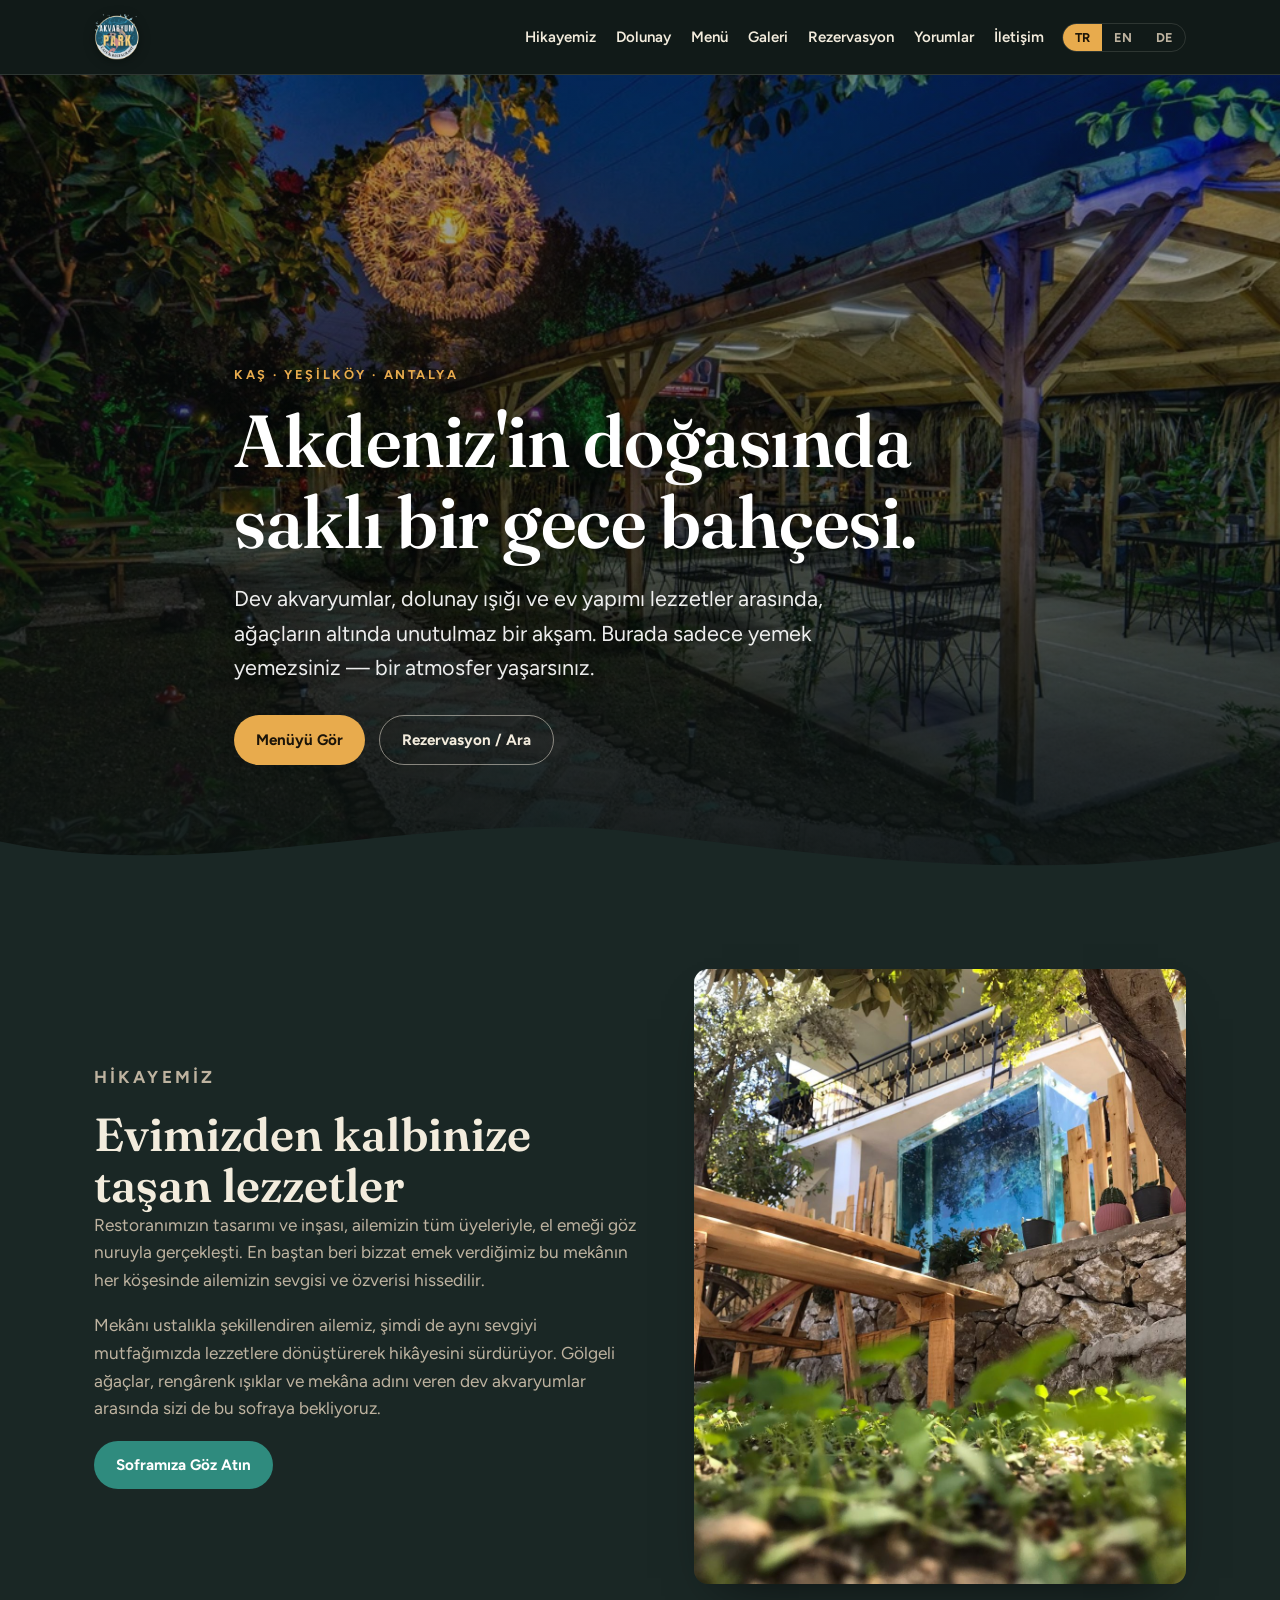
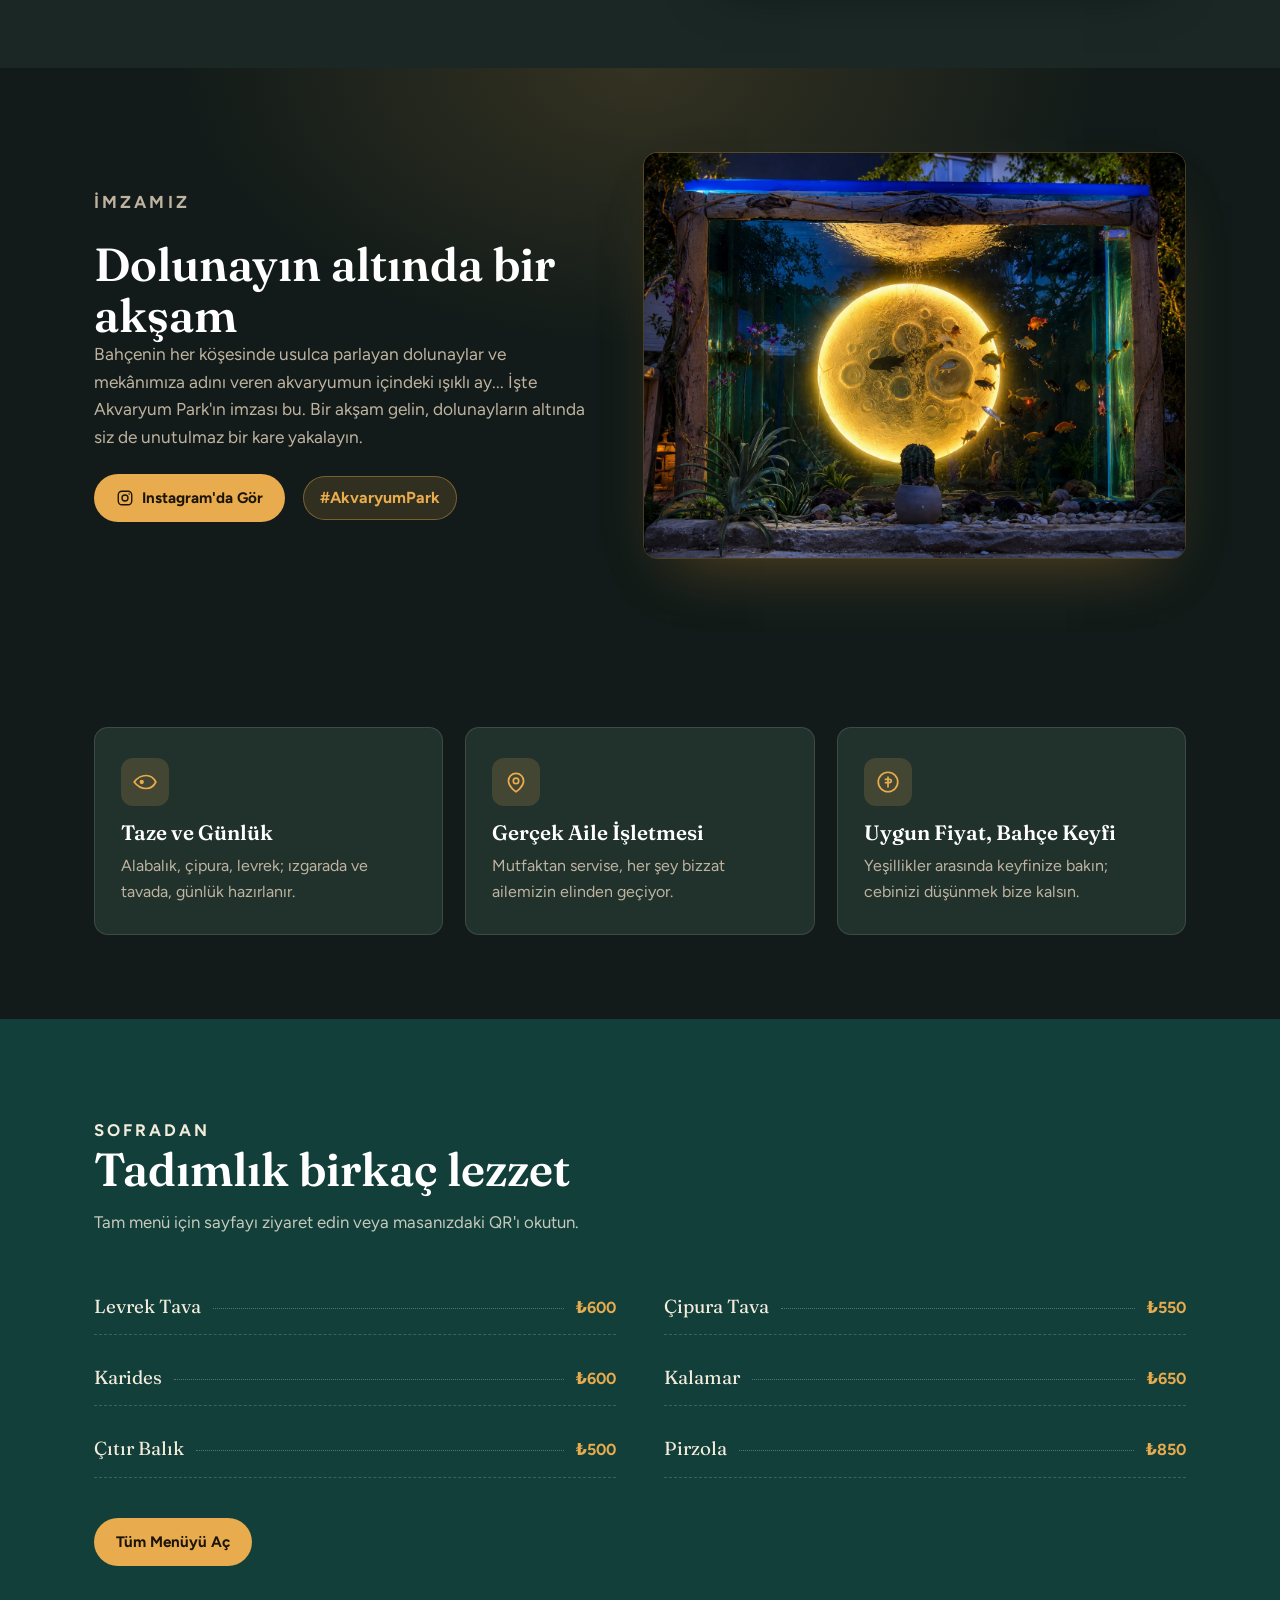
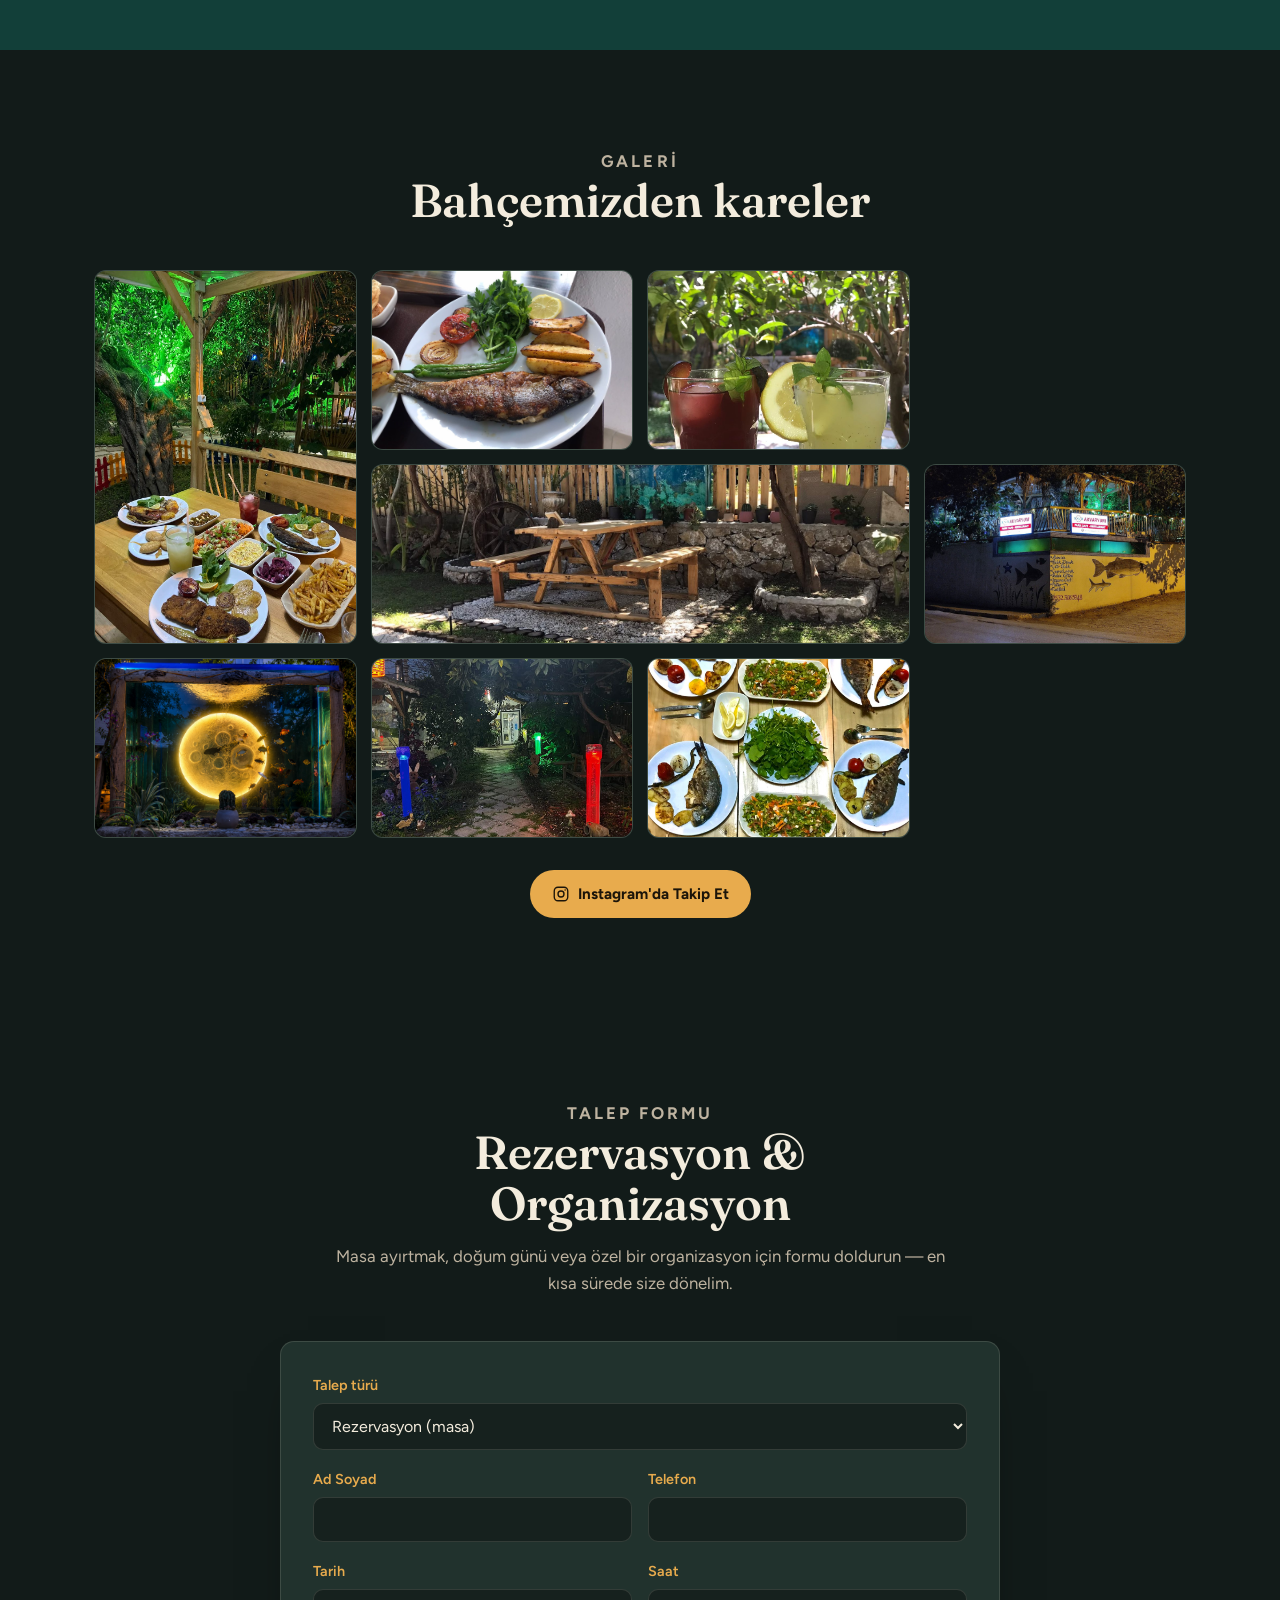
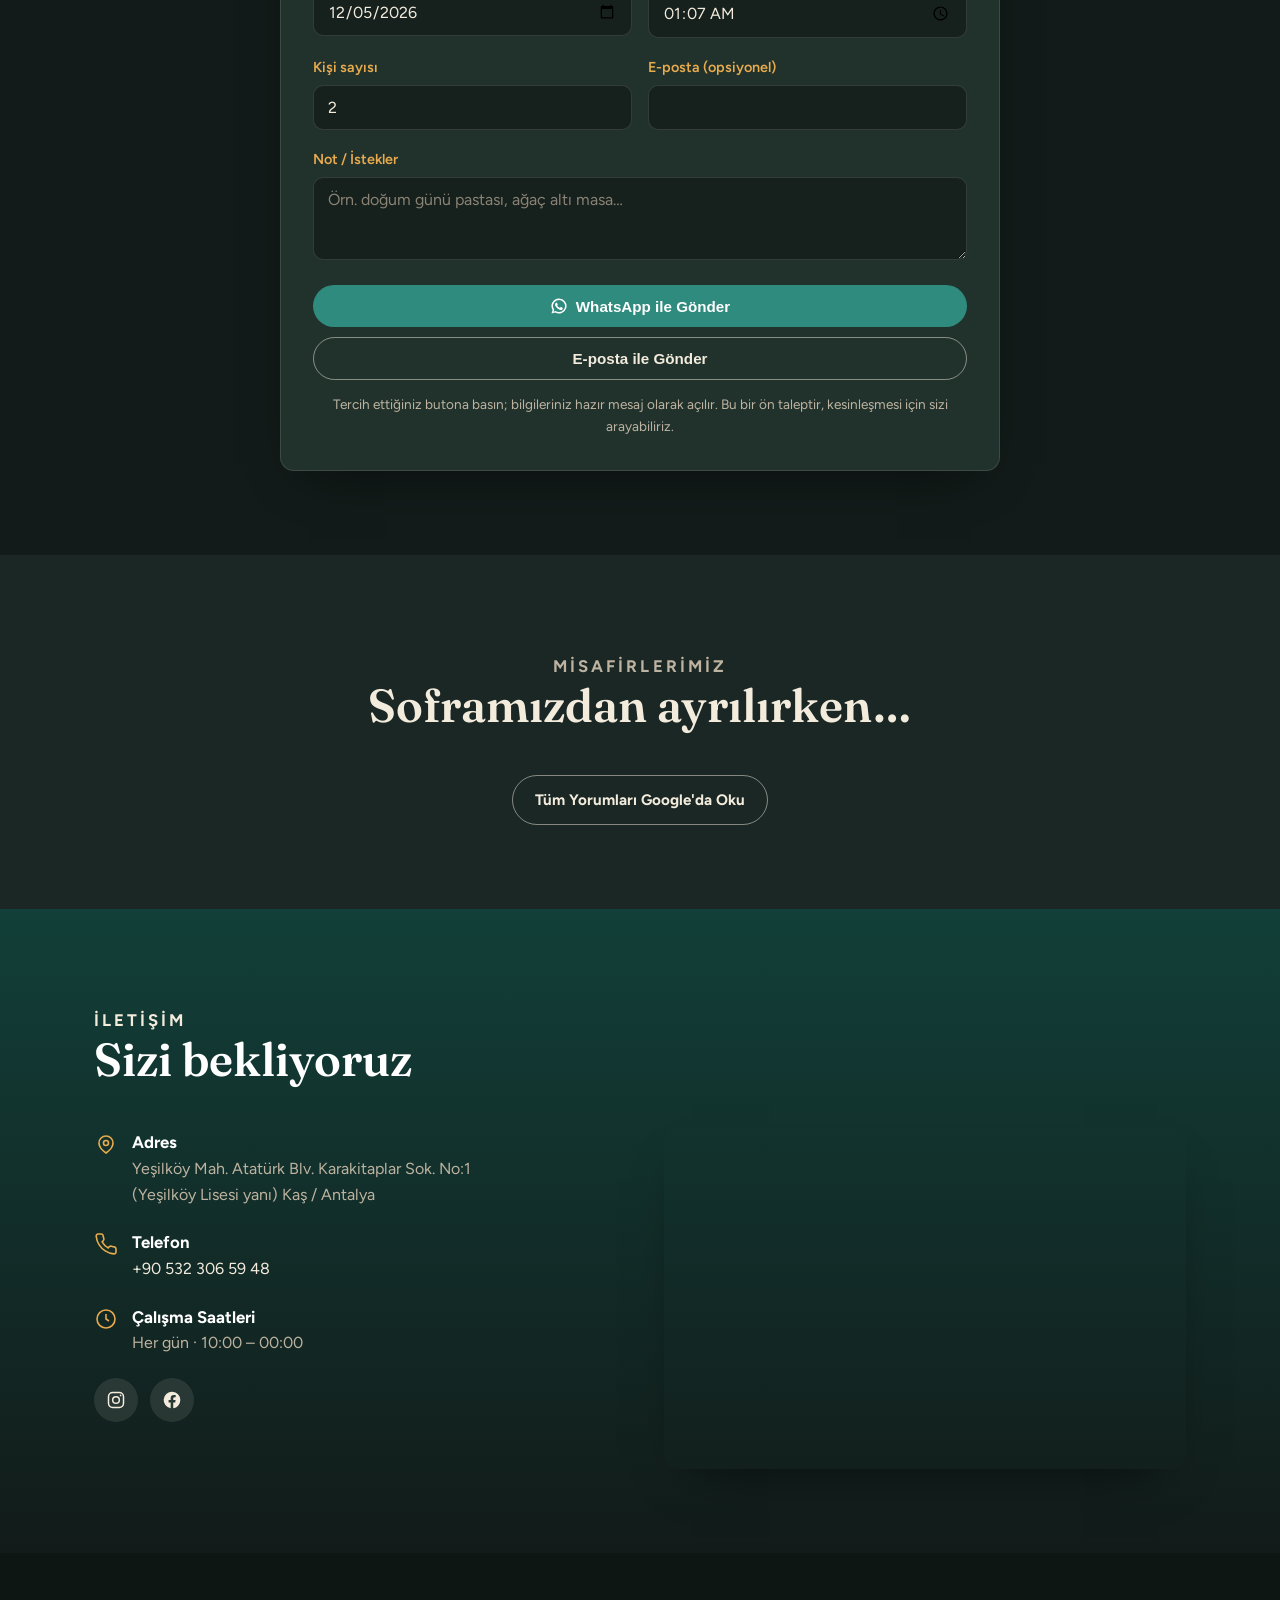
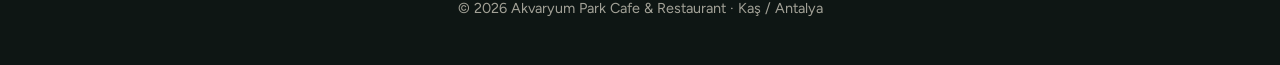
<file: index.html>
<!DOCTYPE html>
<html lang="tr">
<head>
<meta charset="UTF-8" />
<meta name="viewport" content="width=device-width, initial-scale=1" />
<meta name="google-site-verification" content="HPLMKxz3e5pYsd3GPX8hxO_3Ybup_3DSuzvkGSPB5o4" />
<title>Akvaryum Park Cafe & Restaurant — Kaş Yeşilköy</title>
<meta name="description" content="Akdeniz'in doğasında saklı bir gece bahçesi. Dev akvaryumlar, dolunay ışığı ve ev yapımı lezzetler. Kaş Yeşilköy / Antalya." />

<!-- ===== SOSYAL PAYLAŞIM (Open Graph) ===== -->
<meta property="og:title" content="Akvaryum Park Cafe & Restaurant" />
<meta property="og:description" content="Akdeniz'in doğasında saklı bir gece bahçesi — akvaryumlar, dolunay ışığı ve ev yapımı lezzetler." />
<meta property="og:type" content="restaurant" />
<meta property="og:image" content="img/moon-aquarium.jpg" />

<link rel="preconnect" href="https://fonts.googleapis.com">
<link rel="preconnect" href="https://fonts.gstatic.com" crossorigin>
<link href="https://fonts.googleapis.com/css2?family=Fraunces:opsz,wght@9..144,400;9..144,500;9..144,600&family=Figtree:wght@400;500;600;700&display=swap" rel="stylesheet">
<link rel="stylesheet" href="style.css" />
</head>
<body>

<!-- ================= ÜST BAR ================= -->
<header class="topbar">
  <div class="wrap">
    <a class="brand" href="index.html" aria-label="Akvaryum Park Cafe & Restaurant">
      <img class="brand-logo" src="img/logo.png" alt="Akvaryum Park Cafe & Restaurant" />
    </a>

    <nav class="nav" id="nav">
      <a href="#hikaye"  data-tr="Hikayemiz" data-en="Our Story" data-de="Unsere Geschichte">Hikayemiz</a>
      <a href="#dolunay" data-tr="Dolunay" data-en="The Moon" data-de="Der Mond">Dolunay</a>
      <a href="menu.html" data-tr="Menü" data-en="Menu" data-de="Speisekarte">Menü</a>
      <a href="#galeri"  data-tr="Galeri" data-en="Gallery" data-de="Galerie">Galeri</a>
      <a href="#rezervasyon" data-tr="Rezervasyon" data-en="Reservation" data-de="Reservierung">Rezervasyon</a>
      <a href="#yorumlar" data-tr="Yorumlar" data-en="Reviews" data-de="Bewertungen">Yorumlar</a>
      <a href="#iletisim" data-tr="İletişim" data-en="Contact" data-de="Kontakt">İletişim</a>
    </nav>

    <div class="lang" role="group" aria-label="Dil / Language">
      <button data-lang="tr" type="button">TR</button>
      <button data-lang="en" type="button">EN</button>
      <button data-lang="de" type="button">DE</button>
    </div>

    <button class="menu-toggle" aria-label="Menü" type="button">
      <svg width="26" height="26" viewBox="0 0 24 24" fill="none" stroke="currentColor" stroke-width="2" stroke-linecap="round"><path d="M3 6h18M3 12h18M3 18h18"/></svg>
    </button>
  </div>
</header>

<!-- ================= HERO ================= -->
<section class="hero" style="padding:0">
  <div class="wrap">
    <span class="kicker" data-tr="Kaş · Yeşilköy · Antalya" data-en="Kaş · Yeşilköy · Antalya" data-de="Kaş · Yeşilköy · Antalya">Kaş · Yeşilköy · Antalya</span>
    <h1 data-tr="Akdeniz'in doğasında saklı bir gece bahçesi." data-en="A hidden night garden in the Mediterranean." data-de="Ein verborgener Nachtgarten am Mittelmeer.">Akdeniz'in doğasında saklı bir gece bahçesi.</h1>
    <p class="lead"
       data-tr="Dev akvaryumlar, dolunay ışığı ve ev yapımı lezzetler arasında, ağaçların altında unutulmaz bir akşam. Burada sadece yemek yemezsiniz — bir atmosfer yaşarsınız."
       data-en="Among giant aquariums, moonlight and homemade flavours, an unforgettable evening under the trees. Here you don't just dine — you live an atmosphere." data-de="Zwischen riesigen Aquarien, Mondlicht und hausgemachten Köstlichkeiten ein unvergesslicher Abend unter Bäumen. Hier essen Sie nicht nur — Sie erleben eine Atmosphäre.">
       Dev akvaryumlar, dolunay ışığı ve ev yapımı lezzetler arasında, ağaçların altında unutulmaz bir akşam. Burada sadece yemek yemezsiniz — bir atmosfer yaşarsınız.</p>
    <div class="cta-row">
      <a class="btn" href="menu.html" data-tr="Menüyü Gör" data-en="View Menu" data-de="Zur Speisekarte">Menüyü Gör</a>
      <a class="btn ghost" href="tel:+905323065948" data-tr="Rezervasyon / Ara" data-en="Reservation / Call" data-de="Reservierung / Anrufen">Rezervasyon / Ara</a>
    </div>
  </div>
  <svg class="wave" viewBox="0 0 1440 90" preserveAspectRatio="none" aria-hidden="true">
    <path d="M0,40 C240,90 480,0 720,30 C960,60 1200,90 1440,40 L1440,90 L0,90 Z"></path>
  </svg>
</section>

<!-- ================= HİKAYE ================= -->
<section class="story" id="hikaye">
  <div class="wrap story-grid">
    <div>
      <p class="eyebrow" data-tr="Hikayemiz" data-en="Our Story" data-de="Unsere Geschichte">Hikayemiz</p>
      <h2 data-tr="Evimizden kalbinize taşan lezzetler" data-en="Flavours from our home to your heart" data-de="Köstlichkeiten von unserem Zuhause in Ihr Herz">Evimizden kalbinize taşan lezzetler</h2>
      <p data-tr="Restoranımızın tasarımı ve inşası, ailemizin tüm üyeleriyle, el emeği göz nuruyla gerçekleşti. En baştan beri bizzat emek verdiğimiz bu mekânın her köşesinde ailemizin sevgisi ve özverisi hissedilir."
         data-en="The design and building of our restaurant was the handiwork of our whole family, made with love and care. From the very beginning we shaped this place ourselves, and our family's devotion can be felt in every corner." data-de="Gestaltung und Bau unseres Restaurants sind das Werk unserer ganzen Familie, mit Liebe und Sorgfalt geschaffen. Von Anfang an haben wir diesen Ort selbst gestaltet, und die Hingabe unserer Familie ist in jeder Ecke zu spüren.">
         Restoranımızın tasarımı ve inşası, ailemizin tüm üyeleriyle, el emeği göz nuruyla gerçekleşti. En baştan beri bizzat emek verdiğimiz bu mekânın her köşesinde ailemizin sevgisi ve özverisi hissedilir.</p>
      <p data-tr="Mekânı ustalıkla şekillendiren ailemiz, şimdi de aynı sevgiyi mutfağımızda lezzetlere dönüştürerek hikâyesini sürdürüyor. Gölgeli ağaçlar, rengârenk ışıklar ve mekâna adını veren dev akvaryumlar arasında sizi de bu sofraya bekliyoruz."
         data-en="The family that shaped this place by hand now carries the story on, turning that same love into flavours in our kitchen. Among shady trees, colourful lights and the giant aquariums that give us our name, we'd love to welcome you to our table." data-de="Die Familie, die diesen Ort mit eigenen Händen geformt hat, führt die Geschichte nun weiter und verwandelt dieselbe Liebe in Köstlichkeiten aus unserer Küche. Zwischen schattigen Bäumen, bunten Lichtern und den riesigen Aquarien, die uns ihren Namen geben, heißen wir Sie herzlich an unserem Tisch willkommen.">
         Mekânı ustalıkla şekillendiren ailemiz, şimdi de aynı sevgiyi mutfağımızda lezzetlere dönüştürerek hikâyesini sürdürüyor. Gölgeli ağaçlar, rengârenk ışıklar ve mekâna adını veren dev akvaryumlar arasında sizi de bu sofraya bekliyoruz.</p>
      <a class="btn sea" href="menu.html" data-tr="Soframıza Göz Atın" data-en="See What's on the Table" data-de="Entdecken Sie unsere Küche">Soframıza Göz Atın</a>
    </div>
    <div class="photo">
      <img src="img/story.jpg" alt="Akvaryum Park bahçesi ve akvaryumu" />
    </div>
  </div>
</section>

<!-- ================= DOLUNAY (İMZA) ================= -->
<section class="moon" id="dolunay">
  <div class="wrap moon-grid">
    <div>
      <p class="eyebrow" data-tr="İmzamız" data-en="Our Signature" data-de="Unser Markenzeichen">İmzamız</p>
      <h2 data-tr="Dolunayın altında bir akşam" data-en="An evening beneath the full moon" data-de="Ein Abend unter dem Vollmond">Dolunayın altında bir akşam</h2>
      <p data-tr="Bahçenin her köşesinde usulca parlayan dolunaylar ve mekânımıza adını veren akvaryumun içindeki ışıklı ay... İşte Akvaryum Park'ın imzası bu. Bir akşam gelin, dolunayların altında siz de unutulmaz bir kare yakalayın."
         data-en="Full moons glowing softly in every corner of the garden, and the lit moon inside the aquarium that gives us our name... this is the signature of Akvaryum Park. Come one evening and capture your own unforgettable moment beneath the moons." data-de="In jeder Ecke des Gartens leuchten sanft Vollmonde, und im Aquarium, das uns seinen Namen gibt, glüht der beleuchtete Mond … das ist das Markenzeichen von Akvaryum Park. Kommen Sie eines Abends und halten Sie unter den Monden Ihren eigenen unvergesslichen Moment fest.">
         Bahçenin her köşesinde usulca parlayan dolunaylar ve mekânımıza adını veren akvaryumun içindeki ışıklı ay... İşte Akvaryum Park'ın imzası bu. Bir akşam gelin, dolunayların altında siz de unutulmaz bir kare yakalayın.</p>
      <div class="moon-cta">
        <a class="btn" href="https://www.instagram.com/akvaryum_park_restaurant/" target="_blank" rel="noopener">
          <svg width="18" height="18" viewBox="0 0 24 24" fill="none" stroke="currentColor" stroke-width="1.8"><rect x="3" y="3" width="18" height="18" rx="5"/><circle cx="12" cy="12" r="4"/><circle cx="17.5" cy="6.5" r="1" fill="currentColor" stroke="none"/></svg>
          <span data-tr="Instagram'da Gör" data-en="See on Instagram" data-de="Auf Instagram ansehen">Instagram'da Gör</span>
        </a>
        <span class="hashtag">#AkvaryumPark</span>
      </div>
    </div>
    <div class="moon-photo">
      <img src="img/moon-aquarium.jpg" alt="Akvaryum içinde ışıklı dolunay ve balıklar" loading="lazy" />
    </div>
  </div>
</section>

<!-- ================= ÖNE ÇIKANLAR ================= -->
<section class="features">
  <div class="wrap">
    <div class="cards">
      <div class="card">
        <div class="ic"><svg viewBox="0 0 24 24" fill="none" stroke="currentColor" stroke-width="1.6"><path d="M2 12c3-4 7-6 11-6 4 0 7 2 9 6-2 4-5 6-9 6-4 0-8-2-11-6Z"/><circle cx="9" cy="12" r="1.2" fill="currentColor"/></svg></div>
        <h3 data-tr="Taze ve Günlük" data-en="Fresh & Daily" data-de="Frisch & täglich">Taze ve Günlük</h3>
        <p data-tr="Alabalık, çipura, levrek; ızgarada ve tavada, günlük hazırlanır." data-en="Trout, sea bream and sea bass — grilled or pan-fried, prepared fresh each day." data-de="Forelle, Dorade und Wolfsbarsch — gegrillt oder in der Pfanne, täglich frisch zubereitet.">Alabalık, çipura, levrek; ızgarada ve tavada, günlük hazırlanır.</p>
      </div>
      <div class="card">
        <div class="ic"><svg viewBox="0 0 24 24" fill="none" stroke="currentColor" stroke-width="1.6"><path d="M12 21s-7-4.5-7-10a7 7 0 0 1 14 0c0 5.5-7 10-7 10Z"/><circle cx="12" cy="11" r="2.5"/></svg></div>
        <h3 data-tr="Gerçek Aile İşletmesi" data-en="A True Family Business" data-de="Ein echter Familienbetrieb">Gerçek Aile İşletmesi</h3>
        <p data-tr="Mutfaktan servise, her şey bizzat ailemizin elinden geçiyor." data-en="From kitchen to service, everything passes through our own hands." data-de="Von der Küche bis zum Service geht alles durch unsere eigenen Hände.">Mutfaktan servise, her şey bizzat ailemizin elinden geçiyor.</p>
      </div>
      <div class="card">
        <div class="ic"><svg viewBox="0 0 24 24" fill="none" stroke="currentColor" stroke-width="1.6"><circle cx="12" cy="12" r="9"/><path d="M12 7v10M9 9.5h4.5a1.5 1.5 0 0 1 0 3H9m0 0h5"/></svg></div>
        <h3 data-tr="Uygun Fiyat, Bahçe Keyfi" data-en="Fair Prices, Garden Setting" data-de="Faire Preise, Gartenambiente">Uygun Fiyat, Bahçe Keyfi</h3>
        <p data-tr="Yeşillikler arasında keyfinize bakın; cebinizi düşünmek bize kalsın." data-en="Relax among the greenery — let us worry about your wallet." data-de="Entspannen Sie im Grünen — um Ihren Geldbeutel kümmern wir uns.">Yeşillikler arasında keyfinize bakın; cebinizi düşünmek bize kalsın.</p>
      </div>
    </div>
  </div>
</section>

<!-- ================= MENÜ ÖNİZLEME ================= -->
<section class="menu-preview">
  <div class="wrap">
    <div class="section-head">
      <p class="eyebrow" style="color:var(--gold)" data-tr="Sofradan" data-en="From the Table" data-de="Vom Tisch">Sofradan</p>
      <h2 data-tr="Tadımlık birkaç lezzet" data-en="A taste of what awaits" data-de="Ein kleiner Vorgeschmack">Tadımlık birkaç lezzet</h2>
      <p data-tr="Tam menü için sayfayı ziyaret edin veya masanızdaki QR'ı okutun." data-en="Visit the full menu page or scan the QR code at your table." data-de="Besuchen Sie die vollständige Speisekarte oder scannen Sie den QR-Code an Ihrem Tisch.">Tam menü için sayfayı ziyaret edin veya masanızdaki QR'ı okutun.</p>
    </div>
    <!-- Bu önizleme örnektir; menu.html ile aynı isimleri kullanman yeterli -->
    <div class="mp-grid">
      <div class="mp-item"><span class="name" data-tr="Levrek Tava" data-en="Pan-fried Sea Bass" data-de="Wolfsbarsch aus der Pfanne">Levrek Tava</span><span class="dots"></span><span class="price">₺600</span></div>
      <div class="mp-item"><span class="name" data-tr="Çipura Tava" data-en="Pan-fried Sea Bream" data-de="Dorade aus der Pfanne">Çipura Tava</span><span class="dots"></span><span class="price">₺550</span></div>
      <div class="mp-item"><span class="name" data-tr="Karides" data-en="Prawn" data-de="Garnelen">Karides</span><span class="dots"></span><span class="price">₺600</span></div>
      <div class="mp-item"><span class="name" data-tr="Kalamar" data-en="Calamari" data-de="Calamari">Kalamar</span><span class="dots"></span><span class="price">₺650</span></div>
      <div class="mp-item"><span class="name" data-tr="Çıtır Balık" data-en="Crispy Fish" data-de="Knuspriger Fisch">Çıtır Balık</span><span class="dots"></span><span class="price">₺500</span></div>
      <div class="mp-item"><span class="name" data-tr="Pirzola" data-en="Lamb Chops" data-de="Lammkoteletts">Pirzola</span><span class="dots"></span><span class="price">₺850</span></div>
    </div>
    <a class="btn" href="menu.html" data-tr="Tüm Menüyü Aç" data-en="Open Full Menu" data-de="Ganze Speisekarte öffnen">Tüm Menüyü Aç</a>
  </div>
</section>

<!-- ================= GALERİ ================= -->
<section class="gallery" id="galeri">
  <div class="wrap">
    <div class="section-head center">
      <p class="eyebrow" data-tr="Galeri" data-en="Gallery" data-de="Galerie">Galeri</p>
      <h2 data-tr="Bahçemizden kareler" data-en="Moments from our garden" data-de="Momente aus unserem Garten">Bahçemizden kareler</h2>
    </div>
    <div class="grid-photos">
      <div class="gp tall"><img src="img/galeri-1.jpg" alt="Ağaç altında akşam sofrası" loading="lazy"></div>
      <div class="gp"><img src="img/galeri-2.jpg" alt="Izgara alabalık tabağı" loading="lazy"></div>
      <div class="gp"><img src="img/galeri-3.jpg" alt="Ev yapımı limonata ve şalgam" loading="lazy"></div>
      <div class="gp wide"><img src="img/galeri-4.jpg" alt="Bahçedeki akvaryum ve ahşap masalar" loading="lazy"></div>
      <div class="gp"><img src="img/exterior-night.jpg" alt="Akvaryum Park gece dış cephe ve tabelalar" loading="lazy"></div>
      <div class="gp"><img src="img/moon-lamps.jpg" alt="Bahçedeki ışıklı dolunay panoları" loading="lazy"></div>
      <div class="gp"><img src="img/galeri-6.jpg" alt="Bahçe giriş yolu" loading="lazy"></div>
      <div class="gp"><img src="img/galeri-7.jpg" alt="Sofradan kareler" loading="lazy"></div>
    </div>
    <div class="center" style="margin-top:32px">
      <a class="btn" href="https://www.instagram.com/akvaryum_park_restaurant/" target="_blank" rel="noopener">
        <svg width="18" height="18" viewBox="0 0 24 24" fill="none" stroke="currentColor" stroke-width="1.8"><rect x="3" y="3" width="18" height="18" rx="5"/><circle cx="12" cy="12" r="4"/><circle cx="17.5" cy="6.5" r="1" fill="currentColor" stroke="none"/></svg>
        <span data-tr="Instagram'da Takip Et" data-en="Follow on Instagram" data-de="Auf Instagram folgen">Instagram'da Takip Et</span>
      </a>
    </div>
  </div>
</section>

<!-- ================= REZERVASYON / ORGANİZASYON ================= -->
<section class="booking" id="rezervasyon">
  <div class="wrap">
    <div class="section-head center">
      <p class="eyebrow" data-tr="Talep Formu" data-en="Request Form" data-de="Anfrageformular">Talep Formu</p>
      <h2 data-tr="Rezervasyon & Organizasyon" data-en="Reservation & Events" data-de="Reservierung & Veranstaltungen">Rezervasyon & Organizasyon</h2>
      <p data-tr="Masa ayırtmak, doğum günü veya özel bir organizasyon için formu doldurun — en kısa sürede size dönelim." data-en="Book a table, or plan a birthday or special event — fill in the form and we'll get back to you shortly." data-de="Reservieren Sie einen Tisch oder planen Sie einen Geburtstag bzw. eine besondere Veranstaltung — füllen Sie das Formular aus, wir melden uns in Kürze.">Masa ayırtmak, doğum günü veya özel bir organizasyon için formu doldurun — en kısa sürede size dönelim.</p>
    </div>
        <form class="booking-form" id="rezervasyon-form" onsubmit="return false;">
      <div class="field">
        <label data-tr="Talep türü" data-en="Request type" data-de="Art der Anfrage">Talep türü</label>
        <select id="rz-tur">
          <option data-tr="Rezervasyon (masa)" data-en="Reservation (table)" data-de="Reservierung (Tisch)">Rezervasyon (masa)</option>
          <option data-tr="Doğum günü" data-en="Birthday" data-de="Geburtstag">Doğum günü</option>
          <option data-tr="Organizasyon / özel etkinlik" data-en="Event / special occasion" data-de="Veranstaltung / besonderer Anlass">Organizasyon / özel etkinlik</option>
        </select>
      </div>
      <div class="row2">
        <div class="field">
          <label data-tr="Ad Soyad" data-en="Full name" data-de="Vor- und Nachname">Ad Soyad</label>
          <input type="text" id="rz-ad" required>
        </div>
        <div class="field">
          <label data-tr="Telefon" data-en="Phone" data-de="Telefon">Telefon</label>
          <input type="tel" id="rz-tel" required>
        </div>
      </div>
      <div class="row2">
        <div class="field">
          <label data-tr="Tarih" data-en="Date" data-de="Datum">Tarih</label>
          <input type="date" id="rz-tarih" required>
        </div>
        <div class="field">
          <label data-tr="Saat" data-en="Time" data-de="Uhrzeit">Saat</label>
          <input type="time" id="rz-saat">
        </div>
      </div>
      <div class="row2">
        <div class="field">
          <label data-tr="Kişi sayısı" data-en="Number of guests" data-de="Anzahl der Gäste">Kişi sayısı</label>
          <input type="number" id="rz-kisi" min="1" value="2">
        </div>
        <div class="field">
          <label data-tr="E-posta (opsiyonel)" data-en="Email (optional)" data-de="E-Mail (optional)">E-posta (opsiyonel)</label>
          <input type="email" id="rz-email">
        </div>
      </div>
      <div class="field">
        <label data-tr="Not / İstekler" data-en="Notes / requests" data-de="Anmerkungen / Wünsche">Not / İstekler</label>
        <textarea id="rz-not" rows="3" data-tr-attr="placeholder" data-tr-placeholder="Örn. doğum günü pastası, ağaç altı masa…" data-en-placeholder="e.g. birthday cake, table under the trees…" data-de-placeholder="z. B. Geburtstagstorte, Tisch unter den Bäumen …" placeholder="Örn. doğum günü pastası, ağaç altı masa…"></textarea>
      </div>
      <div class="rz-buttons">
        <button type="button" class="btn sea" id="rz-whatsapp">
          <svg width="18" height="18" viewBox="0 0 24 24" fill="currentColor" aria-hidden="true"><path d="M12 2a10 10 0 0 0-8.5 15.3L2 22l4.8-1.5A10 10 0 1 0 12 2zm0 18a8 8 0 0 1-4.1-1.1l-.3-.2-2.8.9.9-2.7-.2-.3A8 8 0 1 1 12 20zm4.4-6c-.2-.1-1.4-.7-1.6-.8-.2-.1-.4-.1-.6.1-.2.2-.6.8-.8 1-.1.1-.3.2-.5.1a6.5 6.5 0 0 1-3.2-2.8c-.2-.4.2-.4.6-1.2.1-.1 0-.3 0-.4l-.8-1.8c-.2-.5-.4-.4-.6-.4h-.5a1 1 0 0 0-.7.3c-.2.3-.9.9-.9 2.1s.9 2.4 1 2.6c.1.2 1.8 2.8 4.4 3.9 1.6.7 2.2.7 3 .6.5-.1 1.4-.6 1.6-1.1.2-.6.2-1 .1-1.1 0-.1-.2-.2-.5-.3z"/></svg>
          <span data-tr="WhatsApp ile Gönder" data-en="Send via WhatsApp" data-de="Per WhatsApp senden">WhatsApp ile Gönder</span>
        </button>
        <button type="button" class="btn ghost" id="rz-eposta">
          <span data-tr="E-posta ile Gönder" data-en="Send via Email" data-de="Per E-Mail senden">E-posta ile Gönder</span>
        </button>
      </div>
      <p class="form-note" data-tr="Tercih ettiğiniz butona basın; bilgileriniz hazır mesaj olarak açılır. Bu bir ön taleptir, kesinleşmesi için sizi arayabiliriz." data-en="Tap your preferred button; your details open as a ready message. This is a preliminary request; we may call you to confirm." data-de="Tippen Sie auf die gewünschte Schaltfläche; Ihre Angaben öffnen sich als fertige Nachricht. Dies ist eine Voranfrage; wir rufen Sie zur Bestätigung ggf. an.">Tercih ettiğiniz butona basın; bilgileriniz hazır mesaj olarak açılır. Bu bir ön taleptir, kesinleşmesi için sizi arayabiliriz.</p>
    </form>
  </div>
</section>

<!-- ================= YORUMLAR ================= -->
<section class="reviews" id="yorumlar">
  <div class="wrap">
    <div class="section-head center">
      <p class="eyebrow" data-tr="Misafirlerimiz" data-en="Our Guests" data-de="Unsere Gäste">Misafirlerimiz</p>
      <h2 data-tr="Soframızdan ayrılırken…" data-en="As they leave our table…" data-de="Wenn sie unseren Tisch verlassen …">Soframızdan ayrılırken…</h2>
    </div>
    <!-- Featurable canlı Google yorumları -->
    <div id="featurable-76933dc9-92da-4250-91fc-d5878a3e2a98" data-featurable-async></div>

    <div class="center" style="margin-top:28px">
      <!-- GOOGLE YORUMLAR LİNKİ: aşağıdaki href'i Google işletme yorum bağlantınla değiştir -->
      <a class="btn ghost" href="https://www.google.com/maps/place/?q=place_id:ChIJqdK5xWItwBQReatExqc1XXY" target="_blank" rel="noopener" data-tr="Tüm Yorumları Google'da Oku" data-en="Read All Reviews on Google" data-de="Alle Bewertungen bei Google lesen">Tüm Yorumları Google'da Oku</a>
    </div>
  </div>
</section>

<!-- ================= İLETİŞİM ================= -->
<section class="contact" id="iletisim">
  <div class="wrap">
    <div class="section-head">
      <p class="eyebrow" style="color:var(--gold)" data-tr="İletişim" data-en="Contact" data-de="Kontakt">İletişim</p>
      <h2 data-tr="Sizi bekliyoruz" data-en="We're waiting for you" data-de="Wir erwarten Sie">Sizi bekliyoruz</h2>
    </div>
    <div class="contact-grid">
      <div>
        <div class="info-row">
          <svg viewBox="0 0 24 24" fill="none" stroke="currentColor" stroke-width="1.6"><path d="M12 21s-7-4.5-7-10a7 7 0 0 1 14 0c0 5.5-7 10-7 10Z"/><circle cx="12" cy="11" r="2.5"/></svg>
          <div>
            <b data-tr="Adres" data-en="Address" data-de="Adresse">Adres</b>
            <span>Yeşilköy Mah. Atatürk Blv. Karakitaplar Sok. No:1<br>(Yeşilköy Lisesi yanı) Kaş / Antalya</span>
          </div>
        </div>
        <div class="info-row">
          <svg viewBox="0 0 24 24" fill="none" stroke="currentColor" stroke-width="1.6"><path d="M22 16.9v3a2 2 0 0 1-2.2 2 19.8 19.8 0 0 1-8.6-3 19.5 19.5 0 0 1-6-6 19.8 19.8 0 0 1-3-8.6A2 2 0 0 1 4.1 2h3a2 2 0 0 1 2 1.7c.1 1 .4 1.9.7 2.8a2 2 0 0 1-.5 2.1L8.1 9.9a16 16 0 0 0 6 6l1.3-1.2a2 2 0 0 1 2.1-.5c.9.3 1.8.6 2.8.7a2 2 0 0 1 1.7 2Z"/></svg>
          <div>
            <b data-tr="Telefon" data-en="Phone" data-de="Telefon">Telefon</b>
            <!-- TELEFON: numarayı yaz -->
            <a href="tel:+905323065948">+90 532 306 59 48</a>
          </div>
        </div>
        <div class="info-row">
          <svg viewBox="0 0 24 24" fill="none" stroke="currentColor" stroke-width="1.6"><circle cx="12" cy="12" r="9"/><path d="M12 7v5l3 2"/></svg>
          <div>
            <b data-tr="Çalışma Saatleri" data-en="Opening Hours" data-de="Öffnungszeiten">Çalışma Saatleri</b>
            <!-- SAATLER: kendi saatlerini yaz -->
            <span data-tr="Her gün · 10:00 – 00:00" data-en="Every day · 10:00 – 00:00" data-de="Täglich · 10:00 – 00:00">Her gün · 10:00 – 00:00</span>
          </div>
        </div>
        <div class="socials" aria-label="Sosyal medya">
          <a href="https://www.instagram.com/akvaryum_park_restaurant/" target="_blank" rel="noopener" aria-label="Instagram">
            <svg width="20" height="20" viewBox="0 0 24 24" fill="none" stroke="currentColor" stroke-width="1.8"><rect x="3" y="3" width="18" height="18" rx="5"/><circle cx="12" cy="12" r="4"/><circle cx="17.5" cy="6.5" r="1" fill="currentColor" stroke="none"/></svg>
          </a>
          <a href="https://www.facebook.com/akvaryumpark/" target="_blank" rel="noopener" aria-label="Facebook">
            <svg width="20" height="20" viewBox="0 0 24 24" fill="currentColor"><path d="M22 12a10 10 0 1 0-11.6 9.9v-7H7.9V12h2.5V9.8c0-2.5 1.5-3.9 3.8-3.9 1.1 0 2.2.2 2.2.2v2.5h-1.3c-1.2 0-1.6.8-1.6 1.6V12h2.8l-.4 2.9h-2.4v7A10 10 0 0 0 22 12Z"/></svg>
          </a>
        </div>
      </div>
      <!-- HARİTA: konum bağlı; istersen embed linkini Google'dan güncelle -->
      <div class="map-frame">
        <iframe
          src="https://maps.google.com/maps?q=36.2818835,29.3802423&z=15&output=embed"
          loading="lazy" referrerpolicy="no-referrer-when-downgrade"
          title="Akvaryum Park konum"></iframe>
      </div>
    </div>
  </div>
</section>

<footer>
  <div class="wrap">
    <p>© <span id="yil"></span> Akvaryum Park Cafe &amp; Restaurant · Kaş / Antalya</p>
  </div>
</footer>

<script>document.getElementById("yil").textContent = new Date().getFullYear();</script>
<!-- Featurable canlı yorumlar (widget ID'sini yukarıdaki div'e yazınca çalışır) -->
<script src="https://featurable.com/assets/bundle.js" charset="utf-8" defer></script>
<script src="script.js"></script>
</body>
</html>
</file>
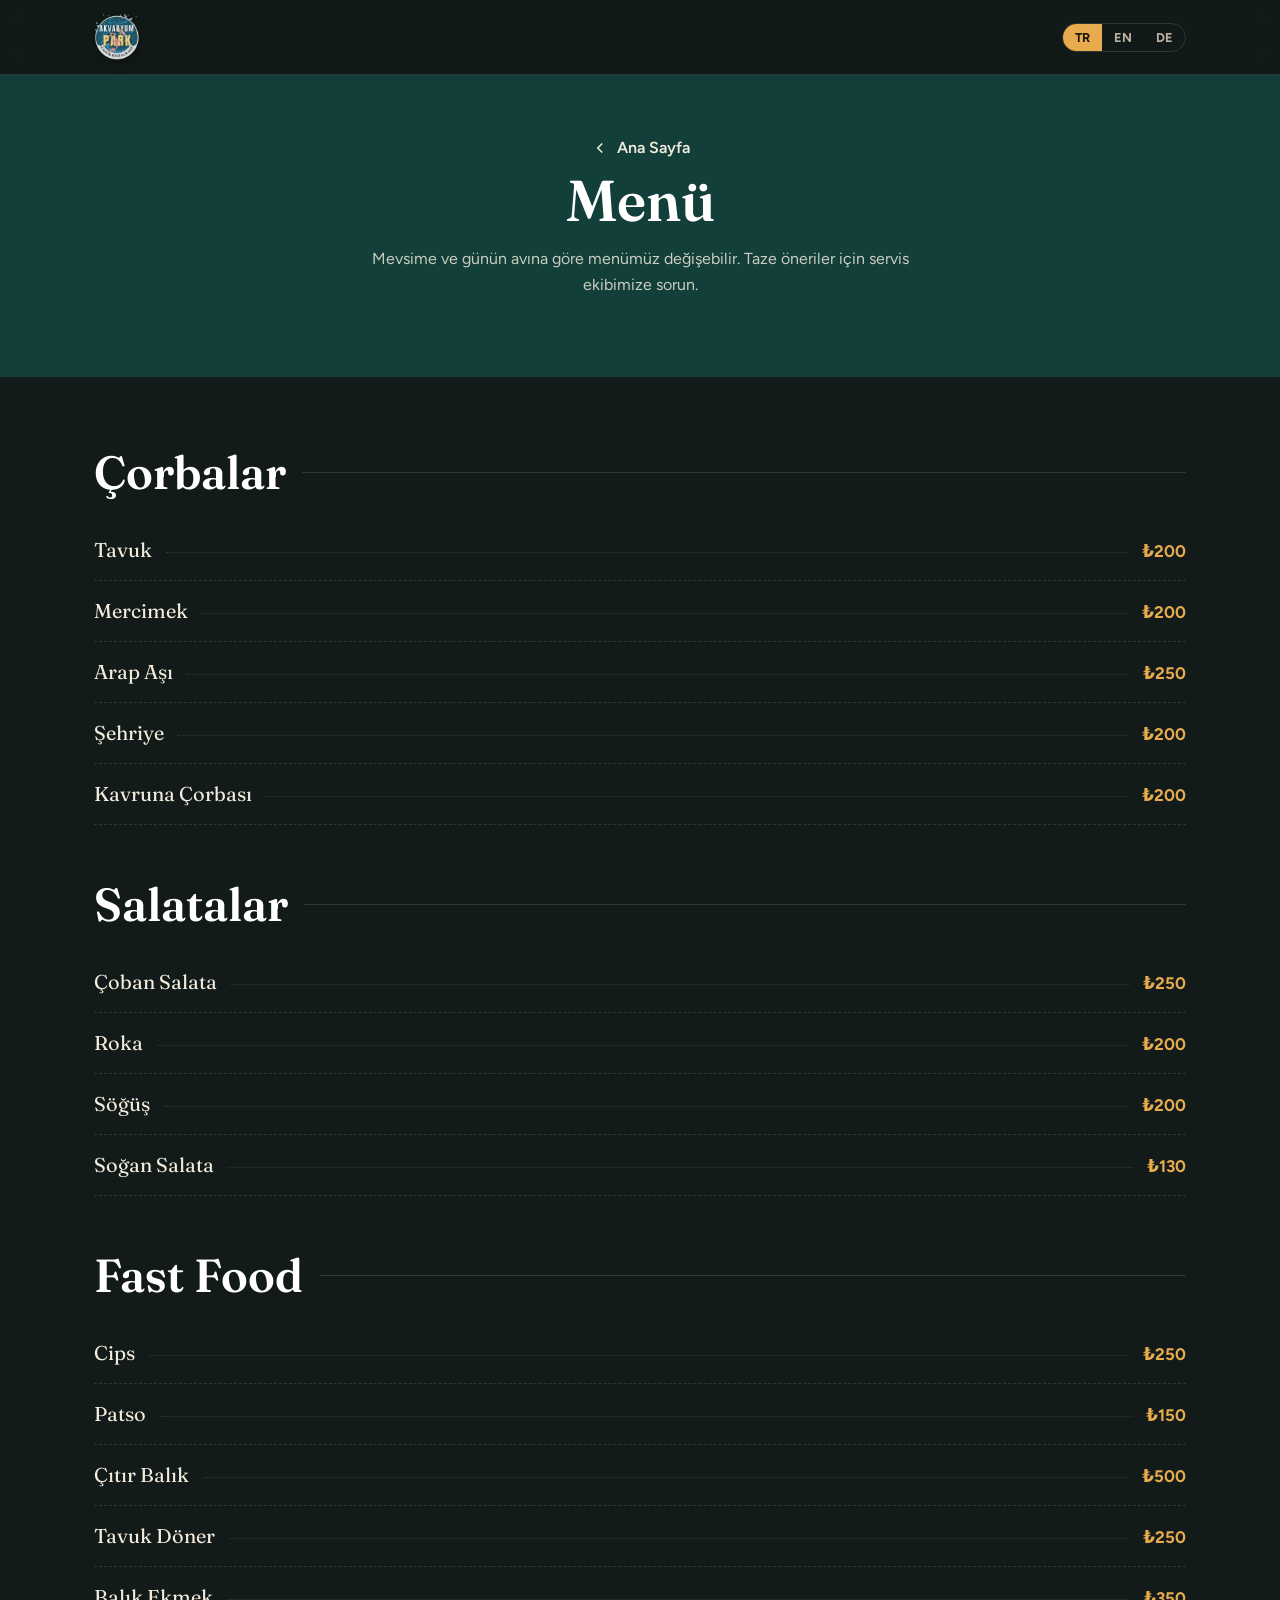
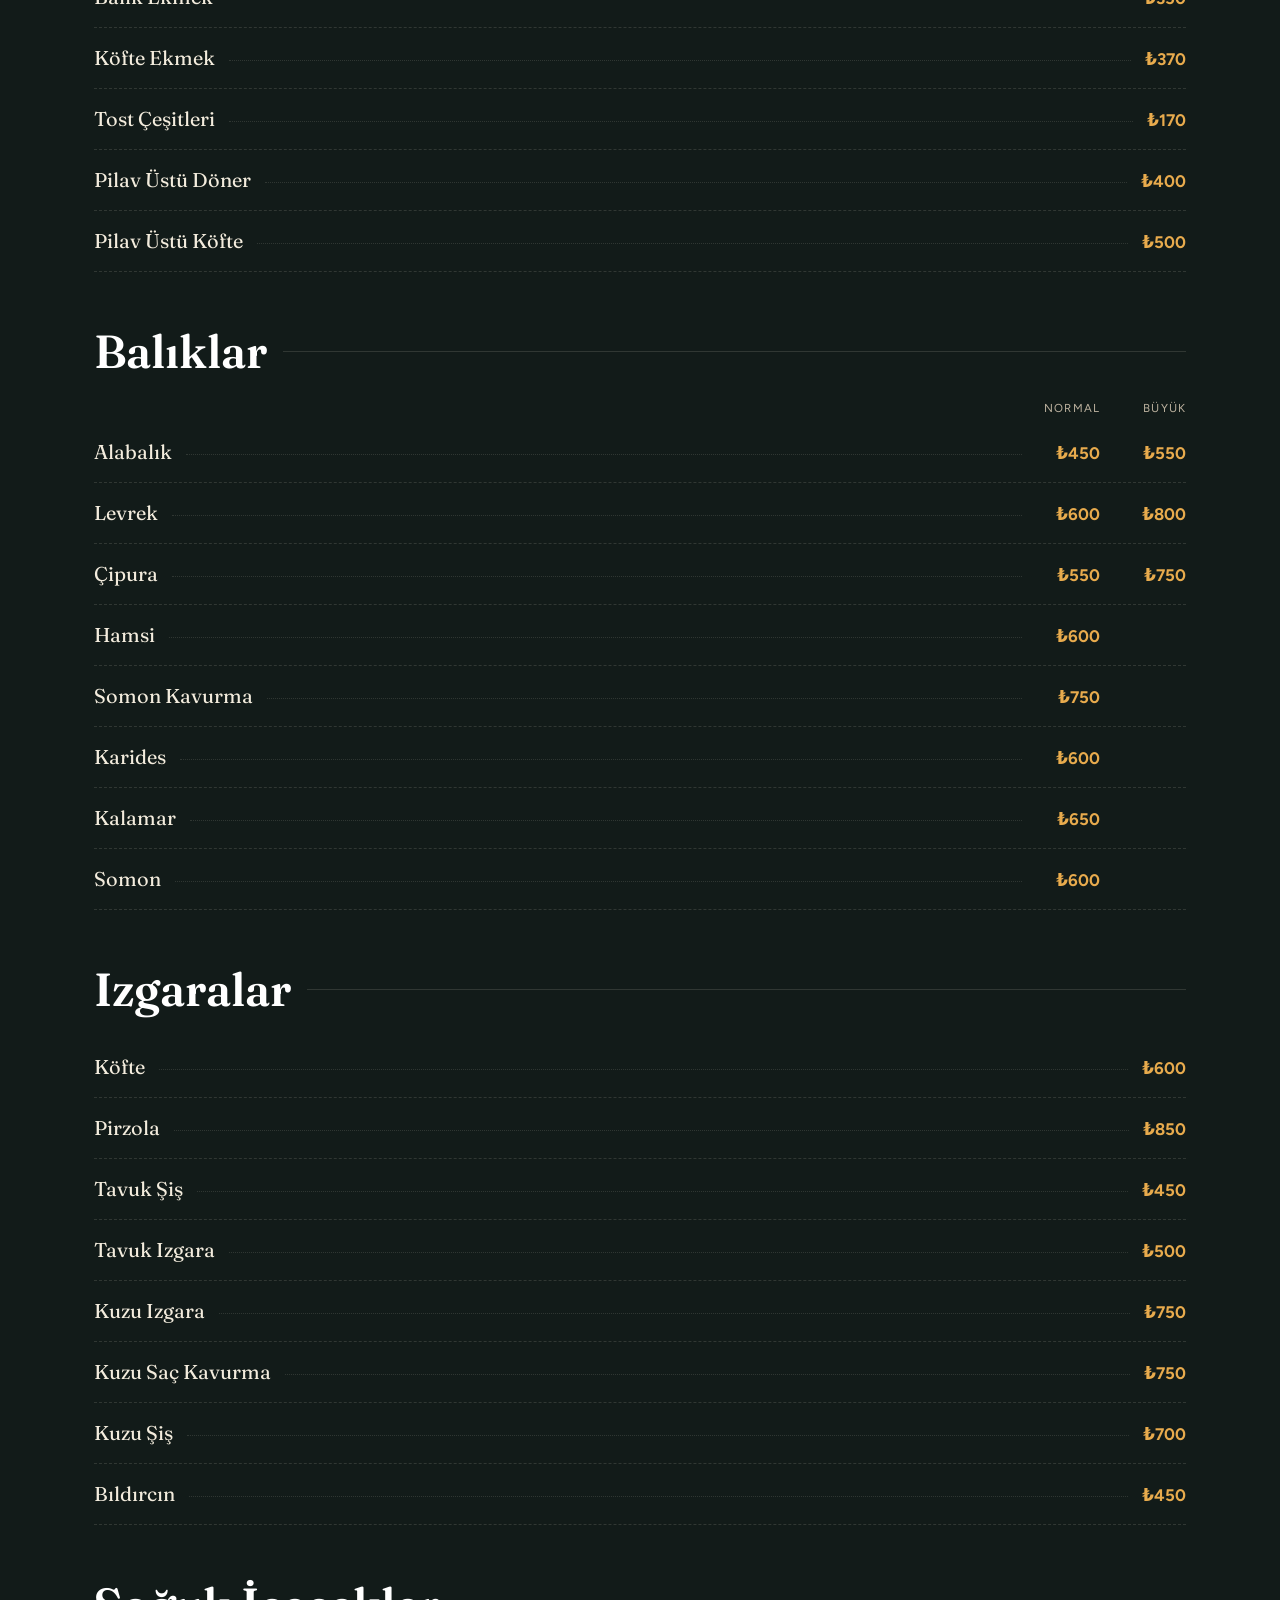
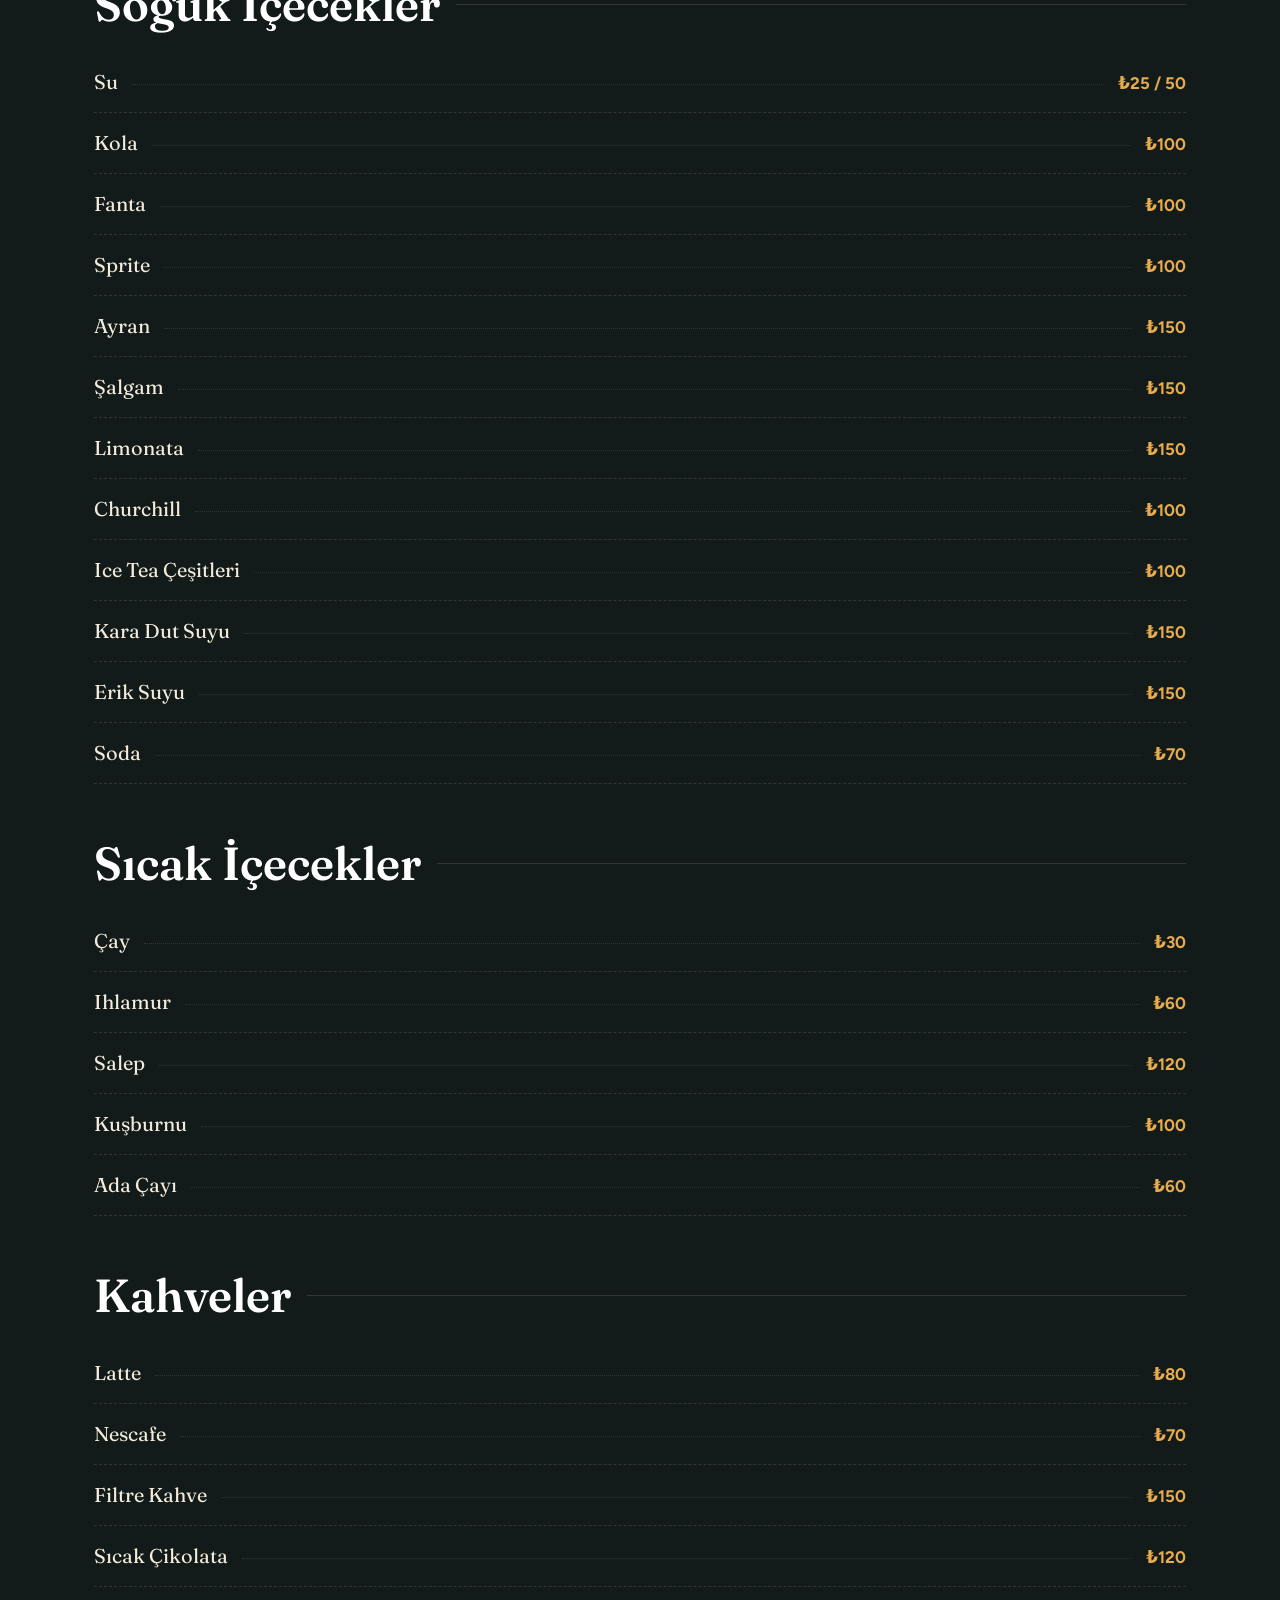
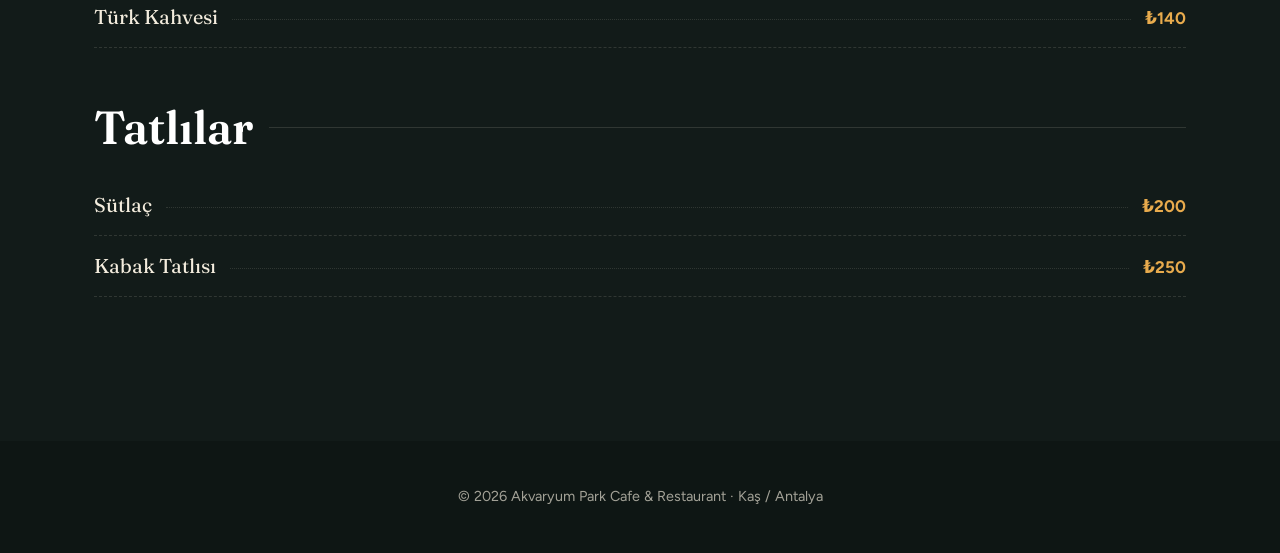
<file: menu.html>
<!DOCTYPE html>
<html lang="tr">
<head>
<meta charset="UTF-8" />
<meta name="viewport" content="width=device-width, initial-scale=1" />
<title>Menü — Akvaryum Park Cafe & Restaurant</title>
<meta name="description" content="Akvaryum Park Cafe & Restaurant menüsü — taze balık, ızgaralar, mezeler, içecekler ve tatlılar. Kaş Yeşilköy." />
<link rel="preconnect" href="https://fonts.googleapis.com">
<link rel="preconnect" href="https://fonts.gstatic.com" crossorigin>
<link href="https://fonts.googleapis.com/css2?family=Fraunces:opsz,wght@9..144,400;9..144,500;9..144,600&family=Figtree:wght@400;500;600;700&display=swap" rel="stylesheet">
<link rel="stylesheet" href="style.css" />
</head>
<body>

<header class="topbar">
  <div class="wrap">
    <a class="brand" href="index.html">
      <img class="brand-logo" src="img/logo.png" alt="Akvaryum Park Cafe & Restaurant" />
    </a>
    <div class="lang" role="group" aria-label="Dil / Language" style="margin-left:auto">
      <button data-lang="tr" type="button">TR</button>
      <button data-lang="en" type="button">EN</button>
      <button data-lang="de" type="button">DE</button>
    </div>
  </div>
</header>

<section class="menu-hero">
  <div class="wrap">
    <a class="back-link" href="index.html">
      <svg width="18" height="18" viewBox="0 0 24 24" fill="none" stroke="currentColor" stroke-width="2"><path d="m15 18-6-6 6-6"/></svg>
      <span data-tr="Ana Sayfa" data-en="Home" data-de="Startseite">Ana Sayfa</span>
    </a>
    <h1 data-tr="Menü" data-en="Menu" data-de="Speisekarte">Menü</h1>
    <p data-tr="Mevsime ve günün avına göre menümüz değişebilir. Taze öneriler için servis ekibimize sorun." data-en="Our menu may change with the season and the day's catch. Ask our team for the freshest suggestions." data-de="Unsere Speisekarte kann je nach Saison und Tagesfang variieren. Fragen Sie unser Team nach den frischesten Empfehlungen.">Mevsime ve günün avına göre menümüz değişebilir. Taze öneriler için servis ekibimize sorun.</p>
  </div>
</section>

<main class="menu-body">
  <div class="wrap">

    <!-- ÇORBALAR -->
    <div class="cat">
      <h2 data-tr="Çorbalar" data-en="Soups" data-de="Suppen">Çorbalar</h2>
      <div class="dish"><div><span class="name" data-tr="Tavuk" data-en="Chicken" data-de="Hühnersuppe">Tavuk</span></div><span class="dots"></span><span class="price">₺200</span></div>
      <div class="dish"><div><span class="name" data-tr="Mercimek" data-en="Lentil" data-de="Linsensuppe">Mercimek</span></div><span class="dots"></span><span class="price">₺200</span></div>
      <div class="dish"><div><span class="name" data-tr="Arap Aşı" data-en="Spicy Chicken" data-de="Scharfe Hühnersuppe">Arap Aşı</span></div><span class="dots"></span><span class="price">₺250</span></div>
      <div class="dish"><div><span class="name" data-tr="Şehriye" data-en="Vermicelli" data-de="Fadennudelsuppe">Şehriye</span></div><span class="dots"></span><span class="price">₺200</span></div>
      <div class="dish"><div><span class="name" data-tr="Kavruna Çorbası" data-en="Kavruna Soup" data-de="Kavruna-Suppe">Kavruna Çorbası</span></div><span class="dots"></span><span class="price">₺200</span></div>
    </div>

    <!-- SALATALAR -->
    <div class="cat">
      <h2 data-tr="Salatalar" data-en="Salads" data-de="Salate">Salatalar</h2>
      <div class="dish"><div><span class="name" data-tr="Çoban Salata" data-en="Shepherd's Salad" data-de="Hirtensalat">Çoban Salata</span></div><span class="dots"></span><span class="price">₺250</span></div>
      <div class="dish"><div><span class="name" data-tr="Roka" data-en="Arugula Salad" data-de="Rucola-Salat">Roka</span></div><span class="dots"></span><span class="price">₺200</span></div>
      <div class="dish"><div><span class="name" data-tr="Söğüş" data-en="Cold Cut Salad" data-de="Rohkostsalat">Söğüş</span></div><span class="dots"></span><span class="price">₺200</span></div>
      <div class="dish"><div><span class="name" data-tr="Soğan Salata" data-en="Onion Salad" data-de="Zwiebelsalat">Soğan Salata</span></div><span class="dots"></span><span class="price">₺130</span></div>
    </div>

    <!-- FAST FOOD -->
    <div class="cat">
      <h2 data-tr="Fast Food" data-en="Fast Food" data-de="Fast Food">Fast Food</h2>
      <div class="dish"><div><span class="name" data-tr="Cips" data-en="Chips" data-de="Pommes frites">Cips</span></div><span class="dots"></span><span class="price">₺250</span></div>
      <div class="dish"><div><span class="name" data-tr="Patso" data-en="Patso" data-de="Patso">Patso</span></div><span class="dots"></span><span class="price">₺150</span></div>
      <div class="dish"><div><span class="name" data-tr="Çıtır Balık" data-en="Crispy Fish" data-de="Knuspriger Fisch">Çıtır Balık</span></div><span class="dots"></span><span class="price">₺500</span></div>
      <div class="dish"><div><span class="name" data-tr="Tavuk Döner" data-en="Chicken Döner" data-de="Hähnchen-Döner">Tavuk Döner</span></div><span class="dots"></span><span class="price">₺250</span></div>
      <div class="dish"><div><span class="name" data-tr="Balık Ekmek" data-en="Fish Bread" data-de="Fischbrot">Balık Ekmek</span></div><span class="dots"></span><span class="price">₺350</span></div>
      <div class="dish"><div><span class="name" data-tr="Köfte Ekmek" data-en="Meatball Bread" data-de="Köfte im Brot">Köfte Ekmek</span></div><span class="dots"></span><span class="price">₺370</span></div>
      <div class="dish"><div><span class="name" data-tr="Tost Çeşitleri" data-en="Toasties" data-de="Toast">Tost Çeşitleri</span></div><span class="dots"></span><span class="price">₺170</span></div>
      <div class="dish"><div><span class="name" data-tr="Pilav Üstü Döner" data-en="Döner over Rice" data-de="Döner auf Reis">Pilav Üstü Döner</span></div><span class="dots"></span><span class="price">₺400</span></div>
      <div class="dish"><div><span class="name" data-tr="Pilav Üstü Köfte" data-en="Meatballs over Rice" data-de="Köfte auf Reis">Pilav Üstü Köfte</span></div><span class="dots"></span><span class="price">₺500</span></div>
    </div>

    <!-- BALIKLAR -->
    <div class="cat">
      <h2 data-tr="Balıklar" data-en="Fish" data-de="Fisch">Balıklar</h2>
      <div class="price-head"><span data-tr="Normal" data-en="Regular" data-de="Normal">Normal</span><span data-tr="Büyük" data-en="Large" data-de="Groß">Büyük</span></div>
      <div class="dish"><div><span class="name" data-tr="Alabalık" data-en="Trout" data-de="Forelle">Alabalık</span></div><span class="dots"></span><span class="p2"><b>₺450</b><b>₺550</b></span></div>
      <div class="dish"><div><span class="name" data-tr="Levrek" data-en="Sea Bass" data-de="Wolfsbarsch">Levrek</span></div><span class="dots"></span><span class="p2"><b>₺600</b><b>₺800</b></span></div>
      <div class="dish"><div><span class="name" data-tr="Çipura" data-en="Sea Bream" data-de="Dorade">Çipura</span></div><span class="dots"></span><span class="p2"><b>₺550</b><b>₺750</b></span></div>
      <div class="dish"><div><span class="name" data-tr="Hamsi" data-en="Anchovy" data-de="Sardellen">Hamsi</span></div><span class="dots"></span><span class="p2"><b>₺600</b><b class="empty">–</b></span></div>
      <div class="dish"><div><span class="name" data-tr="Somon Kavurma" data-en="Salmon Sauté" data-de="Lachs-Pfanne">Somon Kavurma</span></div><span class="dots"></span><span class="p2"><b>₺750</b><b class="empty">–</b></span></div>
      <div class="dish"><div><span class="name" data-tr="Karides" data-en="Prawn" data-de="Garnelen">Karides</span></div><span class="dots"></span><span class="p2"><b>₺600</b><b class="empty">–</b></span></div>
      <div class="dish"><div><span class="name" data-tr="Kalamar" data-en="Calamari" data-de="Calamari">Kalamar</span></div><span class="dots"></span><span class="p2"><b>₺650</b><b class="empty">–</b></span></div>
      <div class="dish"><div><span class="name" data-tr="Somon" data-en="Salmon" data-de="Lachs">Somon</span></div><span class="dots"></span><span class="p2"><b>₺600</b><b class="empty">–</b></span></div>
    </div>

    <!-- IZGARALAR -->
    <div class="cat">
      <h2 data-tr="Izgaralar" data-en="Grills" data-de="Vom Grill">Izgaralar</h2>
      <div class="dish"><div><span class="name" data-tr="Köfte" data-en="Meatballs" data-de="Köfte">Köfte</span></div><span class="dots"></span><span class="price">₺600</span></div>
      <div class="dish"><div><span class="name" data-tr="Pirzola" data-en="Lamb Chops" data-de="Lammkoteletts">Pirzola</span></div><span class="dots"></span><span class="price">₺850</span></div>
      <div class="dish"><div><span class="name" data-tr="Tavuk Şiş" data-en="Chicken Shish" data-de="Hähnchen-Spieß">Tavuk Şiş</span></div><span class="dots"></span><span class="price">₺450</span></div>
      <div class="dish"><div><span class="name" data-tr="Tavuk Izgara" data-en="Grilled Chicken" data-de="Gegrilltes Hähnchen">Tavuk Izgara</span></div><span class="dots"></span><span class="price">₺500</span></div>
      <div class="dish"><div><span class="name" data-tr="Kuzu Izgara" data-en="Grilled Lamb" data-de="Gegrilltes Lamm">Kuzu Izgara</span></div><span class="dots"></span><span class="price">₺750</span></div>
      <div class="dish"><div><span class="name" data-tr="Kuzu Saç Kavurma" data-en="Sautéed Lamb" data-de="Lamm-Pfanne">Kuzu Saç Kavurma</span></div><span class="dots"></span><span class="price">₺750</span></div>
      <div class="dish"><div><span class="name" data-tr="Kuzu Şiş" data-en="Lamb Shish" data-de="Lamm-Spieß">Kuzu Şiş</span></div><span class="dots"></span><span class="price">₺700</span></div>
      <div class="dish"><div><span class="name" data-tr="Bıldırcın" data-en="Grilled Quail" data-de="Gegrillte Wachtel">Bıldırcın</span></div><span class="dots"></span><span class="price">₺450</span></div>
    </div>

    <!-- SOĞUK İÇECEKLER -->
    <div class="cat">
      <h2 data-tr="Soğuk İçecekler" data-en="Cold Drinks" data-de="Kalte Getränke">Soğuk İçecekler</h2>
      <div class="dish"><div><span class="name" data-tr="Su" data-en="Water" data-de="Wasser">Su</span></div><span class="dots"></span><span class="price">₺25 / 50</span></div>
      <div class="dish"><div><span class="name" data-tr="Kola" data-en="Cola" data-de="Cola">Kola</span></div><span class="dots"></span><span class="price">₺100</span></div>
      <div class="dish"><div><span class="name" data-tr="Fanta" data-en="Fanta" data-de="Fanta">Fanta</span></div><span class="dots"></span><span class="price">₺100</span></div>
      <div class="dish"><div><span class="name" data-tr="Sprite" data-en="Sprite" data-de="Sprite">Sprite</span></div><span class="dots"></span><span class="price">₺100</span></div>
      <div class="dish"><div><span class="name" data-tr="Ayran" data-en="Ayran" data-de="Ayran">Ayran</span></div><span class="dots"></span><span class="price">₺150</span></div>
      <div class="dish"><div><span class="name" data-tr="Şalgam" data-en="Turnip Juice" data-de="Şalgam">Şalgam</span></div><span class="dots"></span><span class="price">₺150</span></div>
      <div class="dish"><div><span class="name" data-tr="Limonata" data-en="Lemonade" data-de="Limonade">Limonata</span></div><span class="dots"></span><span class="price">₺150</span></div>
      <div class="dish"><div><span class="name" data-tr="Churchill" data-en="Churchill" data-de="Churchill">Churchill</span></div><span class="dots"></span><span class="price">₺100</span></div>
      <div class="dish"><div><span class="name" data-tr="Ice Tea Çeşitleri" data-en="Iced Tea" data-de="Eistee">Ice Tea Çeşitleri</span></div><span class="dots"></span><span class="price">₺100</span></div>
      <div class="dish"><div><span class="name" data-tr="Kara Dut Suyu" data-en="Black Mulberry Juice" data-de="Schwarzer Maulbeersaft">Kara Dut Suyu</span></div><span class="dots"></span><span class="price">₺150</span></div>
      <div class="dish"><div><span class="name" data-tr="Erik Suyu" data-en="Plum Juice" data-de="Pflaumensaft">Erik Suyu</span></div><span class="dots"></span><span class="price">₺150</span></div>
      <div class="dish"><div><span class="name" data-tr="Soda" data-en="Soda" data-de="Soda">Soda</span></div><span class="dots"></span><span class="price">₺70</span></div>
    </div>

    <!-- SICAK İÇECEKLER -->
    <div class="cat">
      <h2 data-tr="Sıcak İçecekler" data-en="Hot Drinks" data-de="Heiße Getränke">Sıcak İçecekler</h2>
      <div class="dish"><div><span class="name" data-tr="Çay" data-en="Tea" data-de="Tee">Çay</span></div><span class="dots"></span><span class="price">₺30</span></div>
      <div class="dish"><div><span class="name" data-tr="Ihlamur" data-en="Linden" data-de="Lindenblütentee">Ihlamur</span></div><span class="dots"></span><span class="price">₺60</span></div>
      <div class="dish"><div><span class="name" data-tr="Salep" data-en="Salep" data-de="Salep">Salep</span></div><span class="dots"></span><span class="price">₺120</span></div>
      <div class="dish"><div><span class="name" data-tr="Kuşburnu" data-en="Rosehip" data-de="Hagebuttentee">Kuşburnu</span></div><span class="dots"></span><span class="price">₺100</span></div>
      <div class="dish"><div><span class="name" data-tr="Ada Çayı" data-en="Sage Tea" data-de="Salbeitee">Ada Çayı</span></div><span class="dots"></span><span class="price">₺60</span></div>
    </div>

    <!-- KAHVELER -->
    <div class="cat">
      <h2 data-tr="Kahveler" data-en="Coffees" data-de="Kaffee">Kahveler</h2>
      <div class="dish"><div><span class="name" data-tr="Latte" data-en="Latte" data-de="Latte">Latte</span></div><span class="dots"></span><span class="price">₺80</span></div>
      <div class="dish"><div><span class="name" data-tr="Nescafe" data-en="Nescafé" data-de="Nescafé">Nescafe</span></div><span class="dots"></span><span class="price">₺70</span></div>
      <div class="dish"><div><span class="name" data-tr="Filtre Kahve" data-en="Filter Coffee" data-de="Filterkaffee">Filtre Kahve</span></div><span class="dots"></span><span class="price">₺150</span></div>
      <div class="dish"><div><span class="name" data-tr="Sıcak Çikolata" data-en="Hot Chocolate" data-de="Heiße Schokolade">Sıcak Çikolata</span></div><span class="dots"></span><span class="price">₺120</span></div>
      <div class="dish"><div><span class="name" data-tr="Türk Kahvesi" data-en="Turkish Coffee" data-de="Türkischer Kaffee">Türk Kahvesi</span></div><span class="dots"></span><span class="price">₺140</span></div>
    </div>

    <!-- TATLILAR -->
    <div class="cat">
      <h2 data-tr="Tatlılar" data-en="Desserts" data-de="Desserts">Tatlılar</h2>
      <div class="dish"><div><span class="name" data-tr="Sütlaç" data-en="Rice Pudding" data-de="Milchreis">Sütlaç</span></div><span class="dots"></span><span class="price">₺200</span></div>
      <div class="dish"><div><span class="name" data-tr="Kabak Tatlısı" data-en="Pumpkin Dessert" data-de="Kürbisdessert">Kabak Tatlısı</span></div><span class="dots"></span><span class="price">₺250</span></div>
    </div>

  </div>
</main>

<footer>
  <div class="wrap">
    <p>© <span id="yil"></span> Akvaryum Park Cafe &amp; Restaurant · Kaş / Antalya</p>
  </div>
</footer>

<script>document.getElementById("yil").textContent = new Date().getFullYear();</script>
<script src="script.js"></script>
</body>
</html>
</file>
<file: style.css>
/* ============================================================
   Akvaryum Park Cafe & Restaurant
   "Akdeniz'de saklı bir gece bahçesi"
   Gece paleti: koyu gece-yeşili · dolunay altını (amber) · akvaryum turkuazı
   ============================================================ */

:root {
  --bg:        #121B19;  /* gece zemin */
  --bg-2:      #1A2725;  /* açık gece bölüm */
  --panel:     #21322D;  /* kart */
  --panel-2:   #16211E;  /* input */
  --text:      #F3ECDD;  /* sıcak krem metin */
  --text-soft: #BEB3A0;
  --amber:     #E8AB4D;  /* dolunay altını (ana aksan) */
  --amber-deep:#C5862E;
  --sea:       #2F8B7E;  /* akvaryum turkuazı */
  --sea-deep:  #123F39;
  --lemon:     #E7C24A;
  --ink-dark:  #1B1409;  /* amber buton üstü metin */
  --line:      rgba(243,236,221,.13);

  --display: "Fraunces", Georgia, serif;
  --body:    "Figtree", system-ui, -apple-system, sans-serif;
  --maxw: 1140px;
  --radius: 14px;
  --shadow: 0 22px 50px -28px rgba(0,0,0,.7);
}

* { box-sizing: border-box; }
html { scroll-behavior: smooth; }
@media (prefers-reduced-motion: reduce){ html{scroll-behavior:auto} *{animation:none!important;transition:none!important} }

body {
  margin: 0; font-family: var(--body); color: var(--text);
  background: var(--bg); line-height: 1.6; -webkit-font-smoothing: antialiased;
}
img { max-width: 100%; display: block; }
a { color: inherit; }
.wrap { max-width: var(--maxw); margin: 0 auto; padding: 0 24px; }

h1,h2,h3 { font-family: var(--display); font-weight: 600; line-height: 1.1; margin: 0; }
h2 { font-size: clamp(1.9rem, 4vw, 2.9rem); color: var(--text); }
.eyebrow { font-family: var(--body); font-weight: 700; font-size: .78rem; letter-spacing: .18em; text-transform: uppercase; color: var(--amber); margin: 0 0 .6rem; }

/* ---------- Üst bar ---------- */
.topbar { position: sticky; top: 0; z-index: 50; background: rgba(18,27,25,.82); backdrop-filter: blur(12px); border-bottom: 1px solid var(--line); }
.topbar .wrap { display: flex; align-items: center; gap: 18px; height: 74px; }
.brand { display: flex; align-items: center; gap: 10px; text-decoration: none; margin-right: auto; }
.brand-logo { height: 46px; width: auto; display: block; filter: drop-shadow(0 2px 6px rgba(0,0,0,.4)); }
.nav { display: flex; gap: 20px; align-items: center; }
.nav a { text-decoration: none; font-weight: 600; font-size: .94rem; color: var(--text); position: relative; padding: 4px 0; }
.nav a::after { content: ""; position: absolute; left: 0; bottom: -2px; width: 0; height: 2px; background: var(--amber); transition: width .25s ease; }
.nav a:hover::after, .nav a:focus-visible::after { width: 100%; }
.lang { display: inline-flex; border: 1px solid var(--line); border-radius: 999px; overflow: hidden; }
.lang button { border: 0; background: transparent; cursor: pointer; font-family: var(--body); font-weight: 700; font-size: .8rem; padding: 6px 12px; color: var(--text-soft); }
.lang button.is-active { background: var(--amber); color: var(--ink-dark); }

.btn { display: inline-flex; align-items: center; gap: 8px; background: var(--amber); color: var(--ink-dark); text-decoration: none; font-weight: 700; font-size: .95rem; padding: 12px 22px; border-radius: 999px; border: 0; cursor: pointer; transition: transform .15s ease, background .2s ease; }
.btn:hover { background: var(--amber-deep); transform: translateY(-2px); }
.btn.ghost { background: transparent; color: var(--text); border: 1.5px solid rgba(243,236,221,.5); }
.btn.ghost:hover { background: var(--text); color: var(--bg); }
.btn.sea { background: var(--sea); color: #fff; }
.btn.sea:hover { background: var(--sea-deep); }
.menu-toggle { display: none; background: none; border: 0; cursor: pointer; color: var(--text); }

/* ---------- Hero ---------- */
.hero {
  position: relative; overflow: hidden; min-height: 90vh; display: flex; align-items: flex-end;
  background:
    linear-gradient(180deg, rgba(10,16,15,.30) 0%, rgba(10,16,15,.55) 55%, rgba(12,19,17,.92) 100%),
    url('img/hero.jpg') center/cover no-repeat;
}
.hero .wrap { position: relative; z-index: 2; padding: 0 24px 120px; max-width: 860px; }
.hero .kicker { display: inline-block; margin-bottom: 16px; font-weight: 700; letter-spacing: .2em; text-transform: uppercase; font-size: .8rem; color: var(--amber); }
.hero h1 { font-size: clamp(2.4rem, 6.5vw, 4.6rem); color: #fff; letter-spacing: -.5px; text-shadow: 0 2px 30px rgba(0,0,0,.6); }
.hero .lead { font-size: clamp(1.05rem, 2.2vw, 1.35rem); color: rgba(255,255,255,.92); max-width: 600px; margin: 18px 0 30px; text-shadow: 0 1px 16px rgba(0,0,0,.55); }
.hero .cta-row { display: flex; gap: 14px; flex-wrap: wrap; }
.wave { display: block; width: 100%; height: 70px; }
.wave path { fill: var(--bg-2); }
.hero .wave { position: absolute; left: 0; bottom: -1px; z-index: 1; height: 80px; }

section { padding: 84px 0; }
.section-head { max-width: 640px; margin-bottom: 44px; }
.section-head p { color: var(--text-soft); font-size: 1.05rem; margin: 14px 0 0; }
.center { text-align: center; margin-left: auto; margin-right: auto; }

/* ---------- Hikaye ---------- */
.story { background: var(--bg-2); }
.story-grid { display: grid; grid-template-columns: 1.05fr .95fr; gap: 56px; align-items: center; }
.story p { font-size: 1.08rem; color: var(--text-soft); margin: 0 0 18px; }
.story .photo { aspect-ratio: 4/5; border-radius: var(--radius); box-shadow: var(--shadow); overflow: hidden; background: var(--panel); }
.story .photo img { width: 100%; height: 100%; object-fit: cover; }

/* ---------- Dolunay (imza) ---------- */
.moon { position: relative; background:
    radial-gradient(60% 80% at 50% 0%, rgba(232,171,77,.16), transparent 60%), var(--bg); }
.moon-grid { display: grid; grid-template-columns: 1fr 1.1fr; gap: 56px; align-items: center; }
.moon h2 { color: #fff; }
.moon p { color: var(--text-soft); font-size: 1.08rem; margin: 0 0 22px; }
.moon-photo { aspect-ratio: 4/3; border-radius: var(--radius); overflow: hidden; box-shadow: 0 30px 60px -30px rgba(232,171,77,.4), var(--shadow); border: 1px solid rgba(232,171,77,.25); }
.moon-photo img { width: 100%; height: 100%; object-fit: cover; display: block; }
.hashtag { display: inline-flex; align-items: center; gap: 8px; background: rgba(232,171,77,.14); color: var(--amber); border: 1px solid rgba(232,171,77,.4); border-radius: 999px; padding: 8px 16px; font-weight: 700; margin-left: 12px; }
.moon-cta { display: flex; align-items: center; flex-wrap: wrap; gap: 6px; }

/* ---------- Öne çıkanlar ---------- */
.features { background: var(--bg); }
.cards { display: grid; grid-template-columns: repeat(3,1fr); gap: 22px; }
.card { background: var(--panel); border-radius: var(--radius); padding: 30px 26px; border: 1px solid var(--line); }
.card .ic { width: 48px; height: 48px; border-radius: 12px; display: grid; place-items: center; background: rgba(232,171,77,.16); color: var(--amber); margin-bottom: 16px; }
.card .ic svg { width: 26px; height: 26px; }
.card h3 { font-size: 1.3rem; color: #fff; margin-bottom: 8px; }
.card p { margin: 0; color: var(--text-soft); }

/* ---------- Menü önizleme ---------- */
.menu-preview { background: var(--sea-deep); color: var(--text); }
.menu-preview h2 { color: #fff; }
.menu-preview .section-head p { color: rgba(243,236,221,.8); }
.mp-grid { display: grid; grid-template-columns: repeat(2,1fr); gap: 16px 48px; margin-bottom: 40px; }
.mp-item { display: flex; align-items: baseline; gap: 12px; padding: 12px 0; border-bottom: 1px dashed rgba(243,236,221,.2); }
.mp-item .name { font-family: var(--display); font-size: 1.18rem; }
.mp-item .dots { flex: 1; border-bottom: 1px dotted rgba(243,236,221,.3); transform: translateY(-4px); }
.mp-item .price { font-weight: 700; color: var(--amber); white-space: nowrap; }

/* ---------- Galeri ---------- */
.gallery { background: var(--bg); }
.grid-photos { display: grid; grid-template-columns: repeat(4,1fr); grid-auto-rows: 180px; gap: 14px; }
.gp { border-radius: 12px; overflow: hidden; position: relative; background: var(--panel); border: 1px solid var(--line); }
.gp.tall { grid-row: span 2; }
.gp.wide { grid-column: span 2; }
.gp img { width: 100%; height: 100%; object-fit: cover; }

/* ---------- Yorumlar ---------- */
.reviews { background: var(--bg-2); }

/* ---------- İletişim ---------- */
.contact { background: linear-gradient(180deg, var(--sea-deep), var(--bg)); color: var(--text); }
.contact h2 { color: #fff; }
.contact-grid { display: grid; grid-template-columns: 1fr 1fr; gap: 48px; align-items: start; }
.info-row { display: flex; gap: 14px; margin-bottom: 22px; align-items: flex-start; }
.info-row svg { width: 24px; height: 24px; flex: none; color: var(--amber); margin-top: 3px; }
.info-row b { display: block; font-size: 1.05rem; color: #fff; }
.info-row a { color: var(--text); text-decoration: none; }
.info-row a:hover { text-decoration: underline; }
.info-row span { color: var(--text-soft); }
.socials { display: flex; gap: 12px; margin-top: 8px; }
.socials a { width: 44px; height: 44px; border-radius: 50%; display: grid; place-items: center; background: rgba(243,236,221,.1); color: var(--text); transition: background .2s; }
.socials a:hover { background: var(--amber); color: var(--ink-dark); }
.map-frame { border-radius: var(--radius); overflow: hidden; box-shadow: var(--shadow); min-height: 340px; }
.map-frame iframe { width: 100%; height: 100%; min-height: 340px; border: 0; display: block; }

/* ---------- Rezervasyon ---------- */
.booking { background: var(--bg); }
.booking-form { max-width: 720px; margin: 0 auto; background: var(--panel); border: 1px solid var(--line); border-radius: var(--radius); padding: 32px; box-shadow: var(--shadow); }
.booking-form .field { margin-bottom: 18px; }
.booking-form label { display: block; font-weight: 600; font-size: .9rem; margin-bottom: 6px; color: var(--amber); }
.booking-form input, .booking-form select, .booking-form textarea { width: 100%; padding: 12px 14px; border: 1px solid var(--line); border-radius: 10px; font-family: var(--body); font-size: 1rem; background: var(--panel-2); color: var(--text); }
.booking-form textarea { resize: vertical; }
.booking-form input::placeholder, .booking-form textarea::placeholder { color: #8a8273; }
.booking-form input:focus, .booking-form select:focus, .booking-form textarea:focus { outline: none; border-color: var(--amber); box-shadow: 0 0 0 3px rgba(232,171,77,.2); }
.row2 { display: grid; grid-template-columns: 1fr 1fr; gap: 16px; }
.booking-form .btn { width: 100%; justify-content: center; margin-top: 8px; }
.form-note { font-size: .85rem; color: var(--text-soft); text-align: center; margin: 14px 0 0; }

/* ---------- Footer ---------- */
footer { background: #0E1614; color: rgba(243,236,221,.65); padding: 30px 0; text-align: center; font-size: .9rem; }
footer a { color: var(--amber); text-decoration: none; }

/* ============ MENÜ SAYFASI ============ */
.menu-hero { background: var(--sea-deep); color: var(--text); padding: 60px 0 80px; text-align: center; }
.menu-hero h1 { font-size: clamp(2.2rem,6vw,3.6rem); color: #fff; }
.menu-hero p { color: rgba(243,236,221,.82); max-width: 560px; margin: 14px auto 0; }
.menu-body { padding: 70px 0 90px; background: var(--bg); }
.cat { margin-bottom: 54px; }
.cat h2 { display: flex; align-items: center; gap: 16px; margin-bottom: 22px; color: #fff; }
.cat h2::after { content: ""; flex: 1; height: 1px; background: var(--line); }
.dish { display: flex; align-items: baseline; gap: 14px; padding: 14px 0; border-bottom: 1px dashed var(--line); }
.dish .name { font-family: var(--display); font-size: 1.25rem; color: var(--text); }
.dish .desc { display: block; font-size: .92rem; color: var(--text-soft); font-family: var(--body); margin-top: 2px; }
.dish .dots { flex: 1; border-bottom: 1px dotted var(--line); transform: translateY(-4px); }
.dish .price { font-weight: 700; color: var(--amber); white-space: nowrap; font-size: 1.05rem; }
.back-link { display: inline-flex; align-items: center; gap: 8px; color: var(--text); text-decoration: none; font-weight: 600; margin-bottom: 8px; }
.back-link:hover { text-decoration: underline; }
.price-head { display: flex; justify-content: flex-end; gap: 22px; margin-bottom: 4px; }
.price-head span { width: 64px; text-align: right; font-size: .72rem; letter-spacing: .1em; text-transform: uppercase; color: var(--text-soft); }
.dish .p2 { display: inline-flex; gap: 22px; white-space: nowrap; }
.dish .p2 b { width: 64px; text-align: right; color: var(--amber); font-weight: 700; font-size: 1.05rem; }
.dish .p2 b.empty { color: transparent; }
@media (max-width:520px){ .price-head span,.dish .p2 b{width:52px} .dish .name{font-size:1.12rem} }

/* ---------- Mobil ---------- */
@media (max-width: 880px) {
  .story-grid, .contact-grid, .moon-grid { grid-template-columns: 1fr; gap: 32px; }
  .moon-grid { direction: ltr; }
  .moon .moon-photo { order: -1; }
  .cards { grid-template-columns: 1fr; }
  .mp-grid { grid-template-columns: 1fr; }
  .grid-photos { grid-template-columns: repeat(2,1fr); grid-auto-rows: 150px; }
  .menu-toggle { display: inline-grid; place-items: center; }
  .nav { position: absolute; top: 74px; left: 0; right: 0; flex-direction: column; gap: 0; background: var(--panel); border-bottom: 1px solid var(--line); padding: 8px 0; display: none; }
  .nav.open { display: flex; }
  .nav a { width: 100%; padding: 14px 24px; }
  .topbar .wrap { gap: 12px; }
  .brand-logo { height: 44px; }
  .hero { min-height: 80vh; }
  .row2 { grid-template-columns: 1fr; }
  .booking-form { padding: 22px; }
}
:focus-visible { outline: 3px solid var(--amber); outline-offset: 2px; border-radius: 4px; }

/* Rezervasyon butonları (WhatsApp + E-posta) */
.rz-buttons { display: flex; flex-direction: column; gap: 10px; margin-top: 10px; }
.rz-buttons .btn { width: 100%; margin-top: 0; }
</file>
